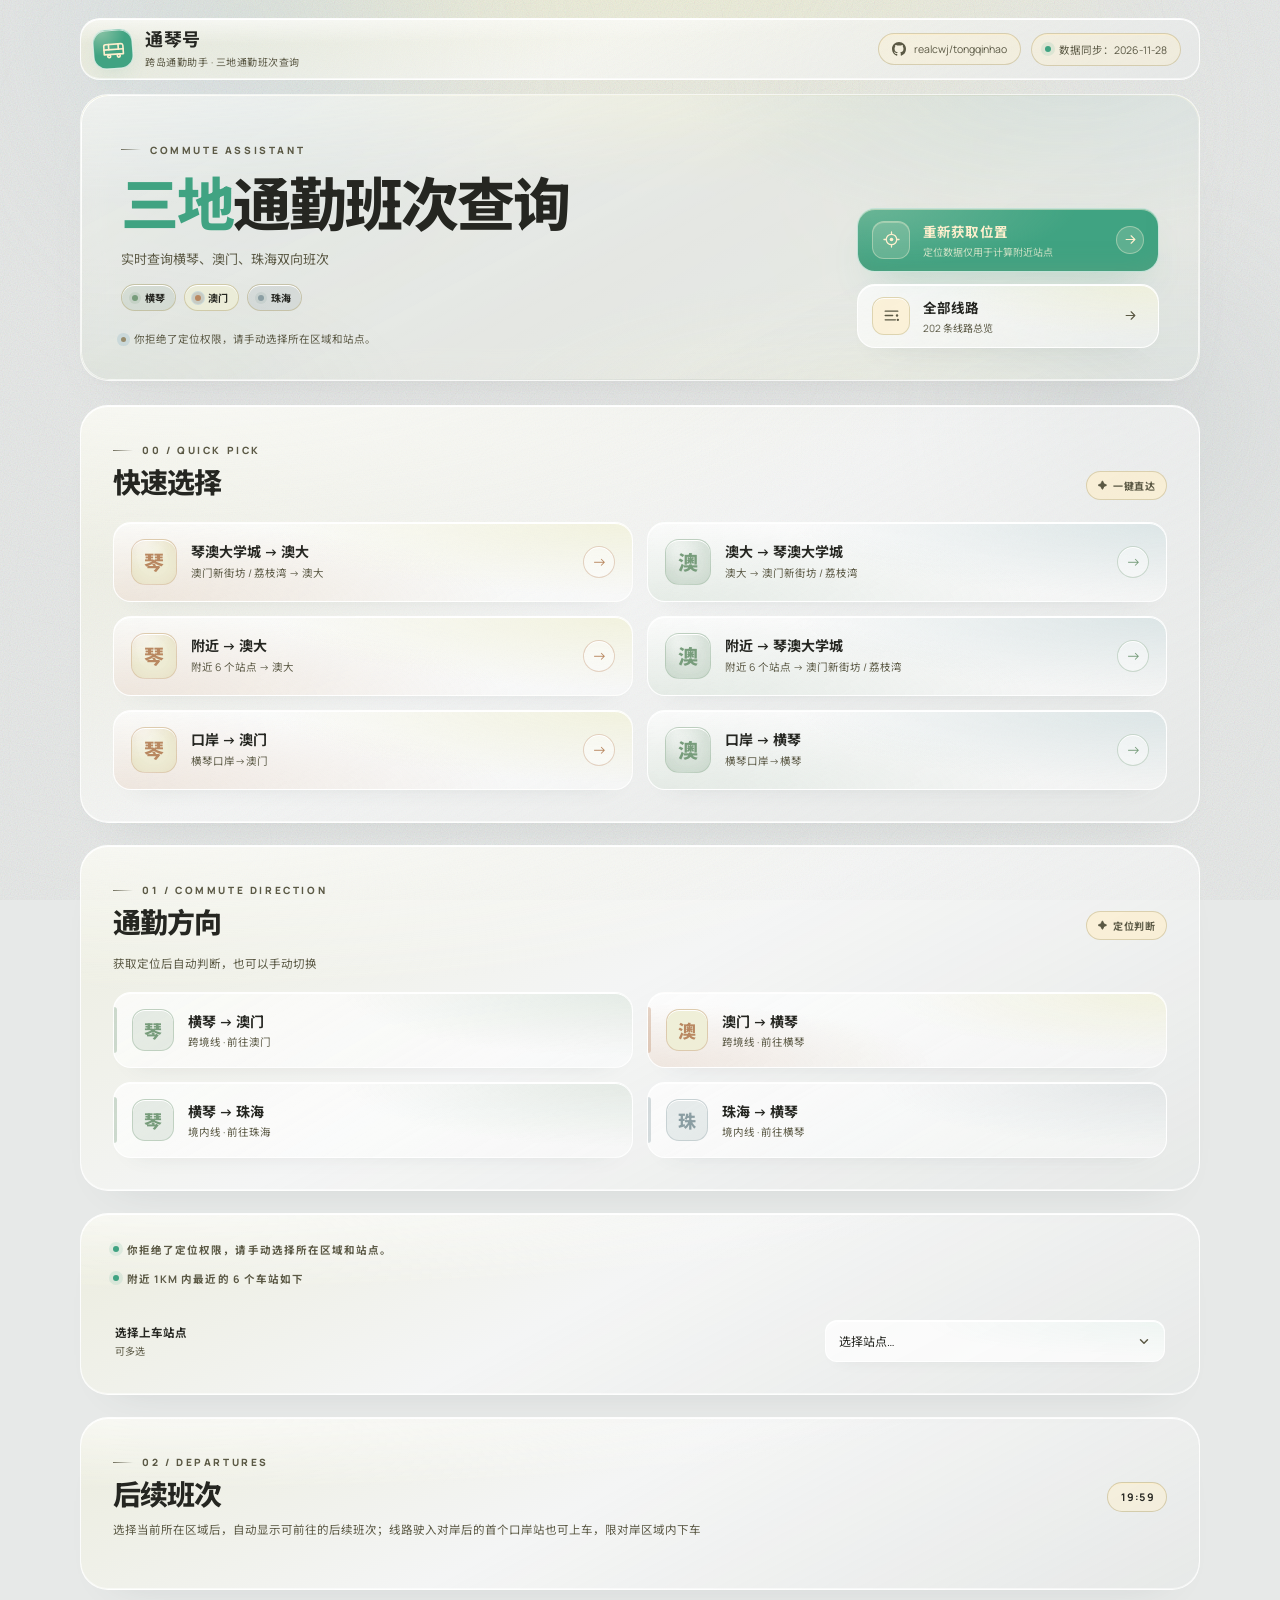
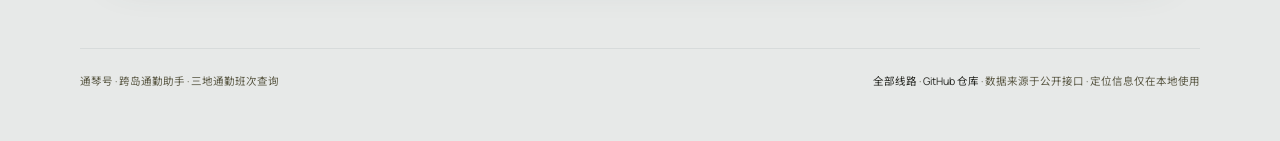
<file: index.html>
<!doctype html>
<html lang="zh-CN">
<head>
  <meta charset="UTF-8" />
  <meta name="viewport" content="width=device-width, initial-scale=1.0" />
  <meta name="theme-color" content="#e7e9e8" />
  <meta name="color-scheme" content="light" />
  <meta name="description" content="通琴号跨境通勤实时站点与班次查询" />
  <title>通琴号 · 跨岛通勤助手</title>
  <link rel="preconnect" href="https://fonts.googleapis.com" />
  <link rel="preconnect" href="https://fonts.gstatic.com" crossorigin />
  <link href="https://fonts.googleapis.com/css2?family=Manrope:wght@400;500;600;700;800&family=Noto+Sans+SC:wght@400;500;600;700;800&display=swap" rel="stylesheet" />
  <link rel="stylesheet" href="styles.css?v=20261026-card13" />
</head>
<body>
  <div class="ambient" aria-hidden="true">
    <span class="ambient__orb ambient__orb--mist"></span>
    <span class="ambient__orb ambient__orb--cream"></span>
    <span class="ambient__orb ambient__orb--bluegray"></span>
  </div>
  <svg class="glass-defs" aria-hidden="true" focusable="false">
    <filter id="glass-distort" x="-15%" y="-15%" width="130%" height="130%">
      <feTurbulence type="fractalNoise" baseFrequency="0.006 0.011" numOctaves="2" seed="7" result="noise" />
      <feGaussianBlur in="noise" stdDeviation="1.4" result="soft" />
      <feDisplacementMap in="SourceGraphic" in2="soft" scale="30" xChannelSelector="R" yChannelSelector="G" />
    </filter>
  </svg>
  <div class="page-shell">
    <header class="hero">
      <nav class="topbar" aria-label="主导航">
        <a class="brand" href="./index.html" aria-label="通琴号首页">
          <span class="brand__mark" aria-hidden="true">
            <svg viewBox="0 0 24 24" fill="none" stroke="currentColor" stroke-width="1.7" stroke-linecap="round" stroke-linejoin="round" focusable="false">
              <path d="M4 6.5h16a2 2 0 0 1 2 2V17H2V8.5a2 2 0 0 1 2-2Z"></path>
              <path d="M2 12h20"></path>
              <path d="M7 6.5v5.5M17 6.5v5.5"></path>
              <circle cx="7" cy="18.8" r="1.5"></circle>
              <circle cx="17" cy="18.8" r="1.5"></circle>
            </svg>
          </span>
          <span>
            <strong>通琴号</strong>
            <small>跨岛通勤助手 · 三地通勤班次查询</small>
          </span>
        </a>
        <div class="topbar__actions">
          <a class="status-pill status-pill--link" href="https://github.com/realcwj/tongqinhao" target="_blank" rel="noopener">
            <svg class="status-pill__icon" viewBox="0 0 16 16" aria-hidden="true" focusable="false"><path fill="currentColor" d="M8 0C3.58 0 0 3.58 0 8c0 3.54 2.29 6.53 5.47 7.59.4.07.55-.17.55-.38 0-.19-.01-.82-.01-1.49-2.01.37-2.53-.49-2.69-.94-.09-.23-.48-.94-.82-1.13-.28-.15-.68-.52-.01-.53.63-.01 1.08.58 1.23.82.72 1.21 1.87.87 2.33.66.07-.52.28-.87.51-1.07-1.78-.2-3.64-.89-3.64-3.95 0-.87.31-1.59.82-2.15-.08-.2-.36-1.02.08-2.12 0 0 .67-.21 2.2.82.64-.18 1.32-.27 2-.27.68 0 1.36.09 2 .27 1.53-1.04 2.2-.82 2.2-.82.44 1.1.16 1.92.08 2.12.51.56.82 1.27.82 2.15 0 3.07-1.87 3.75-3.65 3.95.29.25.54.73.54 1.48 0 1.07-.01 1.93-.01 2.2 0 .21.15.46.55.38A8.012 8.012 0 0 0 16 8c0-4.42-3.58-8-8-8z"></path></svg>
            <span>realcwj/tongqinhao</span>
          </a>
          <a class="status-pill status-pill--link" data-sync-pill href="https://github.com/realcwj/tongqinhao/blob/main/processed.json" target="_blank" rel="noopener"><i></i><span data-sync-label>数据同步</span></a>
        </div>
      </nav>

      <div class="hero__content">
        <div class="hero__intro">
          <span class="section-kicker">COMMUTE ASSISTANT</span>
          <h1><em>三地</em>通勤班次查询</h1>
          <p>实时查询横琴、澳门、珠海双向班次</p>
          <div class="region-legend" aria-label="三地配色">
            <span class="region-legend__item region-legend__item--hengqin"><i></i>横琴</span>
            <span class="region-legend__item region-legend__item--macau"><i></i>澳门</span>
            <span class="region-legend__item region-legend__item--zhuhai"><i></i>珠海</span>
          </div>
        </div>
        <div class="hero-actions">
          <button class="location-button" id="locateButton" type="button">
            <span class="location-button__icon">
              <svg viewBox="0 0 24 24" fill="none" stroke="currentColor" stroke-width="1.6" stroke-linecap="round" aria-hidden="true" focusable="false"><circle cx="12" cy="12" r="6.6"/><path d="M12 2.5v3M12 18.5v3M2.5 12h3M18.5 12h3"/><circle cx="12" cy="12" r="2.3" fill="currentColor" stroke="none"/></svg>
            </span>
            <span><strong>刷新当前位置</strong><small>定位数据仅用于计算附近站点</small></span>
            <span class="location-button__arrow">
              <svg viewBox="0 0 24 24" fill="none" stroke="currentColor" stroke-width="1.8" stroke-linecap="round" stroke-linejoin="round" aria-hidden="true" focusable="false"><path d="M5 12h13M13 6l6 6-6 6"/></svg>
            </span>
          </button>
          <a class="routes-button" href="routes.html">
            <span class="routes-button__icon">
              <svg viewBox="0 0 24 24" fill="none" stroke="currentColor" stroke-width="1.6" stroke-linecap="round" stroke-linejoin="round" aria-hidden="true" focusable="false"><path d="M4 6.5h16M4 12h9.5M4 17.5h13"/><circle cx="19" cy="12" r="1.5" fill="currentColor" stroke="none"/><circle cx="20" cy="17.5" r="1.5" fill="currentColor" stroke="none"/></svg>
            </span>
            <span><strong>全部线路</strong><small id="routesButtonHint">线路总览</small></span>
            <span class="routes-button__arrow">
              <svg viewBox="0 0 24 24" fill="none" stroke="currentColor" stroke-width="1.8" stroke-linecap="round" stroke-linejoin="round" aria-hidden="true" focusable="false"><path d="M5 12h13M13 6l6 6-6 6"/></svg>
            </span>
          </a>
        </div>
        <div class="hero__hint" id="locationHint" data-config-text>开启定位后，为你推荐 {KM} 公里内最近的 {MAX} 个站点</div>
      </div>
    </header>

    <main class="main-content">
      <section class="section-block" aria-labelledby="quickTitle">
        <div class="section-heading">
          <div>
            <span class="section-kicker">00 / QUICK PICK</span>
            <h2 id="quickTitle">快速选择</h2>
          </div>
          <span class="ai-badge"><span>✦</span> 一键直达</span>
        </div>
        <div class="quick-actions">
          <button type="button" class="quick-option quick-option--macau" data-quick="university-to-uma">
            <span class="quick-option__flag">琴</span>
            <span><strong>琴澳大学城 → 澳大</strong><small>澳门新街坊 / 荔枝湾 → 澳大</small></span>
            <span class="quick-option__arrow">→</span>
          </button>
          <button type="button" class="quick-option quick-option--hengqin" data-quick="uma-to-university">
            <span class="quick-option__flag">澳</span>
            <span><strong>澳大 → 琴澳大学城</strong><small>澳大 → 澳门新街坊 / 荔枝湾</small></span>
            <span class="quick-option__arrow">→</span>
          </button>
          <button type="button" class="quick-option quick-option--macau" data-quick="nearby-to-uma">
            <span class="quick-option__flag">琴</span>
            <span><strong>附近 → 澳大</strong><small data-config-text>附近 {MAX} 个站点 → 澳大</small></span>
            <span class="quick-option__arrow">→</span>
          </button>
          <button type="button" class="quick-option quick-option--hengqin" data-quick="nearby-to-university">
            <span class="quick-option__flag">澳</span>
            <span><strong>附近 → 琴澳大学城</strong><small data-config-text>附近 {MAX} 个站点 → 澳门新街坊 / 荔枝湾</small></span>
            <span class="quick-option__arrow">→</span>
          </button>
          <button type="button" class="quick-option quick-option--macau" data-quick="port-to-macau">
            <span class="quick-option__flag">琴</span>
            <span><strong>口岸 → 澳门</strong><small>横琴口岸→澳门</small></span>
            <span class="quick-option__arrow">→</span>
          </button>
          <button type="button" class="quick-option quick-option--hengqin" data-quick="port-to-hengqin">
            <span class="quick-option__flag">澳</span>
            <span><strong>口岸 → 横琴</strong><small>横琴口岸→横琴</small></span>
            <span class="quick-option__arrow">→</span>
          </button>
        </div>
      </section>

      <section class="section-block" aria-labelledby="regionTitle">
        <div class="section-heading">
          <div>
            <span class="section-kicker">01 / COMMUTE DIRECTION</span>
            <h2 id="regionTitle">通勤方向</h2>
          </div>
          <span class="ai-badge"><span>✦</span> 定位判断</span>
        </div>
        <p class="section-description" id="regionReason">获取定位后自动判断，也可以手动切换</p>
        <div class="direction-toggle" id="regionToggle" role="group" aria-label="出行方向">
          <button type="button" data-option="1-2" class="direction-option direction-option--hengqin" aria-pressed="false">
            <span class="direction-option__flag">琴</span>
            <span><strong>横琴 → 澳门</strong><small>跨境线 · 前往澳门</small></span>
            <span class="direction-option__check">✓</span>
          </button>
          <button type="button" data-option="2-1" class="direction-option direction-option--macau" aria-pressed="false">
            <span class="direction-option__flag">澳</span>
            <span><strong>澳门 → 横琴</strong><small>跨境线 · 前往横琴</small></span>
            <span class="direction-option__check">✓</span>
          </button>
          <button type="button" data-option="1-3" class="direction-option direction-option--hengqin" aria-pressed="false">
            <span class="direction-option__flag">琴</span>
            <span><strong>横琴 → 珠海</strong><small>境内线 · 前往珠海</small></span>
            <span class="direction-option__check">✓</span>
          </button>
          <button type="button" data-option="3-1" class="direction-option direction-option--zhuhai" aria-pressed="false">
            <span class="direction-option__flag">珠</span>
            <span><strong>珠海 → 横琴</strong><small>境内线 · 前往横琴</small></span>
            <span class="direction-option__check">✓</span>
          </button>
        </div>
      </section>

      <section class="section-block nearby-section" aria-labelledby="nearbyTitle">
        <div class="location-state" id="locationState" hidden>
          <span class="range-dot"></span>
          <span id="locationStateText">正在定位…</span>
        </div>

        <div class="section-heading section-heading--compact">
          <span class="range-label" data-config-text><span class="range-dot"></span> 附近 {KM}KM 内最近的 {MAX} 个车站如下</span>
        </div>

        <div class="empty-state" id="nearbyEmpty" hidden>
          <div class="empty-state__icon">⌁</div>
          <h3>附近暂无站点</h3>
          <p>请确认已允许浏览器访问定位，或尝试移动到通琴号站点附近。</p>
          <button class="text-button" id="retryLocationButton" type="button">重新获取位置 →</button>
        </div>

        <div class="station-grid" id="stationGrid"></div>

        <div class="manual-station" id="manualStationWrap">
          <div class="manual-station__label">
            <label for="stationPickerButton">选择上车站点</label>
            <small>可多选</small>
          </div>
          <div class="station-picker" id="stationPicker">
            <button class="station-picker__button" id="stationPickerButton" type="button" aria-expanded="false" aria-controls="stationPickerMenu">
              <span id="stationPickerValue">选择站点…</span>
              <span class="station-picker__chevron"><svg viewBox="0 0 16 16" fill="none" stroke="currentColor" stroke-width="1.7" stroke-linecap="round" stroke-linejoin="round" aria-hidden="true" focusable="false"><path d="m4 6.5 4 4 4-4"/></svg></span>
            </button>
            <div class="station-picker__menu" id="stationPickerMenu" hidden>
              <div class="station-picker__search">
                <span class="picker-search__icon"><svg viewBox="0 0 20 20" fill="none" stroke="currentColor" stroke-width="1.6" stroke-linecap="round" aria-hidden="true" focusable="false"><circle cx="9" cy="9" r="5.2"/><path d="m13 13 3.4 3.4"/></svg></span>
                <input id="stationPickerSearch" type="search" placeholder="搜索站点" autocomplete="off" />
              </div>
              <div class="station-picker__options" id="stationPickerOptions"></div>
            </div>
          </div>
        </div>

        <div class="manual-station manual-station--dropoff" id="manualDropOffWrap" hidden>
          <div class="manual-station__label">
            <label for="dropOffPickerButton">选择下车站点</label>
            <small>默认全部 · 可多选</small>
          </div>
          <div class="station-picker" id="dropOffPicker">
            <button class="station-picker__button" id="dropOffPickerButton" type="button" aria-expanded="false" aria-controls="dropOffPickerMenu">
              <span id="dropOffPickerValue">全部站点…</span>
              <span class="station-picker__chevron"><svg viewBox="0 0 16 16" fill="none" stroke="currentColor" stroke-width="1.7" stroke-linecap="round" stroke-linejoin="round" aria-hidden="true" focusable="false"><path d="m4 6.5 4 4 4-4"/></svg></span>
            </button>
            <div class="station-picker__menu" id="dropOffPickerMenu" hidden>
              <div class="station-picker__search">
                <span class="picker-search__icon"><svg viewBox="0 0 20 20" fill="none" stroke="currentColor" stroke-width="1.6" stroke-linecap="round" aria-hidden="true" focusable="false"><circle cx="9" cy="9" r="5.2"/><path d="m13 13 3.4 3.4"/></svg></span>
                <input id="dropOffPickerSearch" type="search" placeholder="搜索站点" autocomplete="off" />
              </div>
              <div class="station-picker__options" id="dropOffPickerOptions"></div>
            </div>
          </div>
        </div>
      </section>

      <section class="section-block departures-section" aria-labelledby="departuresTitle">
        <div class="section-heading section-heading--departures">
          <div>
            <span class="section-kicker">02 / DEPARTURES</span>
            <h2 id="departuresTitle">后续班次</h2>
          </div>
          <span class="clock-label" id="currentTime">--:--</span>
        </div>

        <p class="section-description" id="departureDirectionNote">选择当前所在区域后，自动显示可前往的后续班次；线路驶入对岸后的首个口岸站也可上车，限对岸区域内下车</p>
        <div class="selected-context" id="selectedContext"></div>
        <div class="departure-list" id="departureList"></div>
        <div class="empty-state empty-state--compact" id="departureEmpty" hidden>
          <div class="empty-state__icon">☼</div>
          <h3>今天暂无后续班次</h3>
          <p>可以切换方向或选择其他站点试试。</p>
        </div>
      </section>
    </main>

    <footer class="footer">
      <span>通琴号 · 跨岛通勤助手 · 三地通勤班次查询</span>
      <span><a href="routes.html">全部线路</a> · <a href="https://github.com/realcwj/tongqinhao" target="_blank" rel="noopener">GitHub 仓库</a> · 数据来源于公开接口 · 定位信息仅在本地使用</span>
    </footer>
  </div>

<script src="config.js?v=20261026-card13" defer></script>
<script src="app-v2.js?v=20261029-port-quick" defer></script>
</body>
</html>
</file>
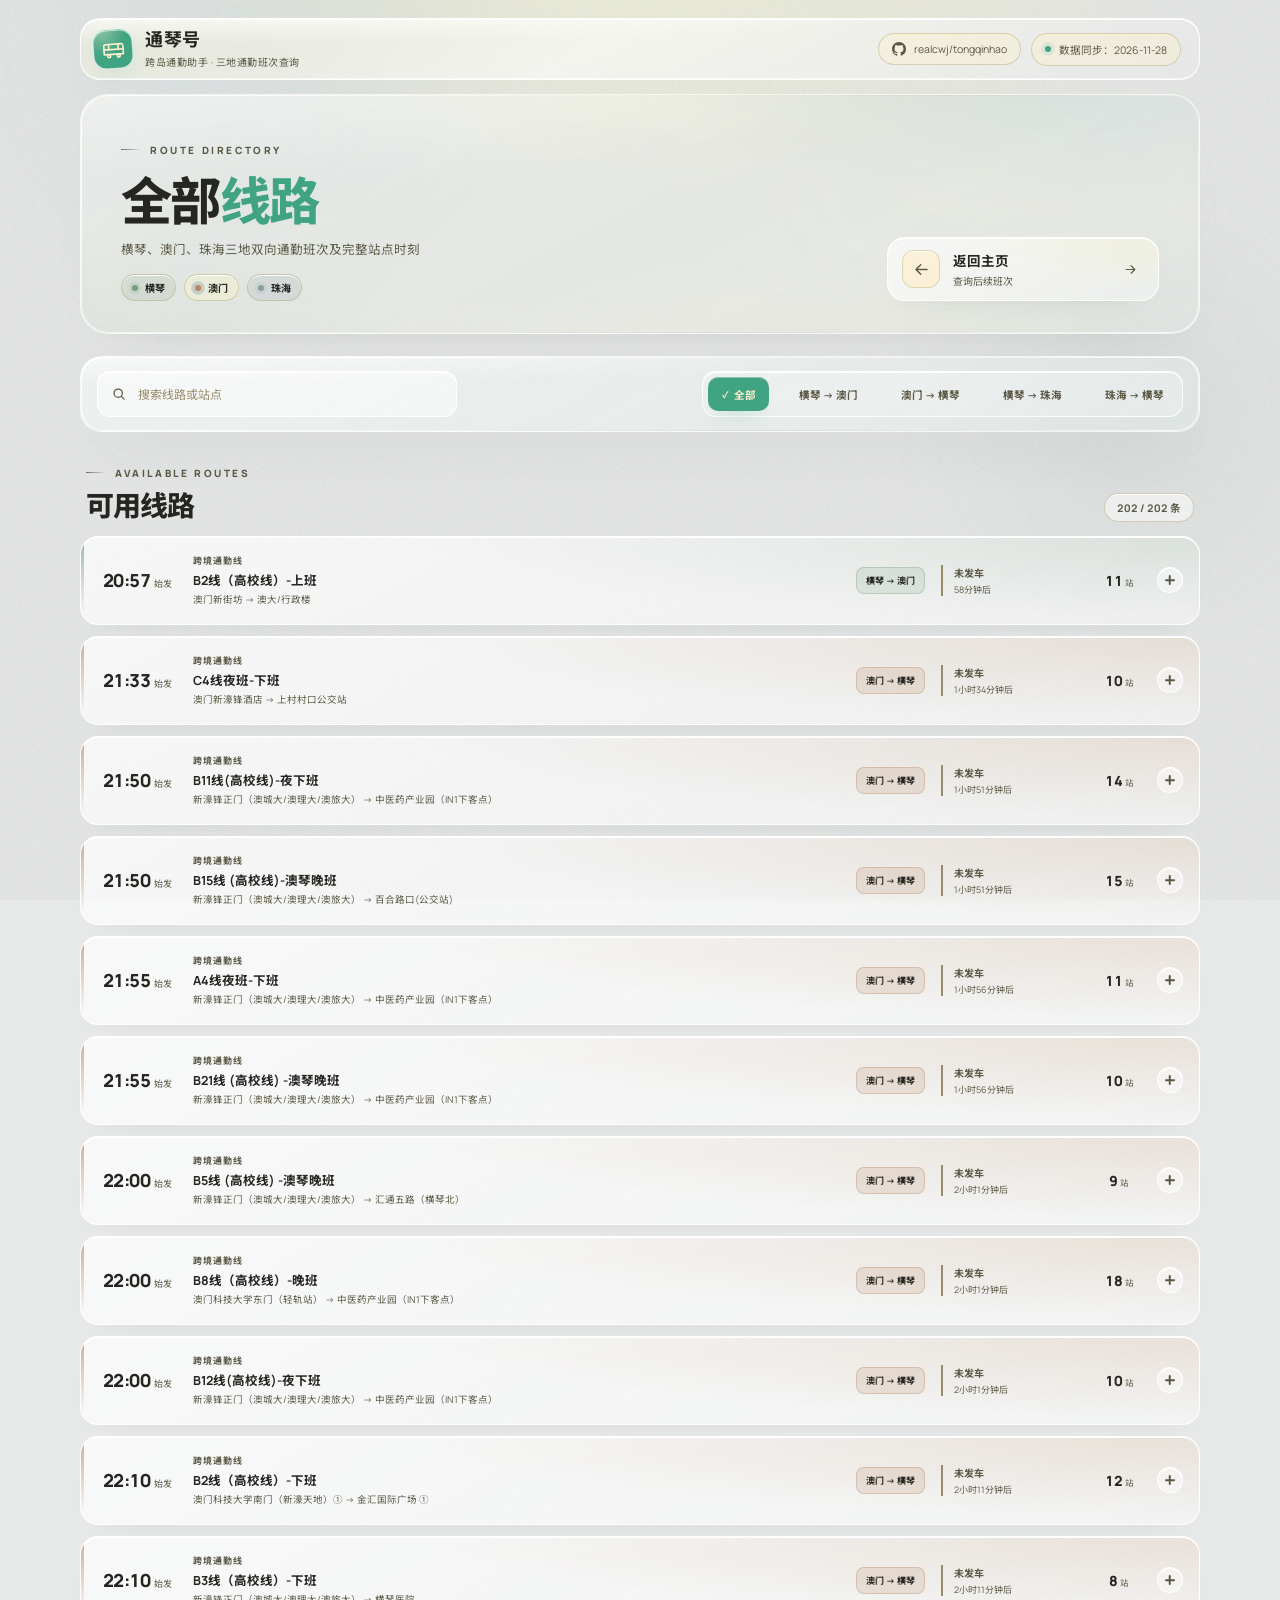
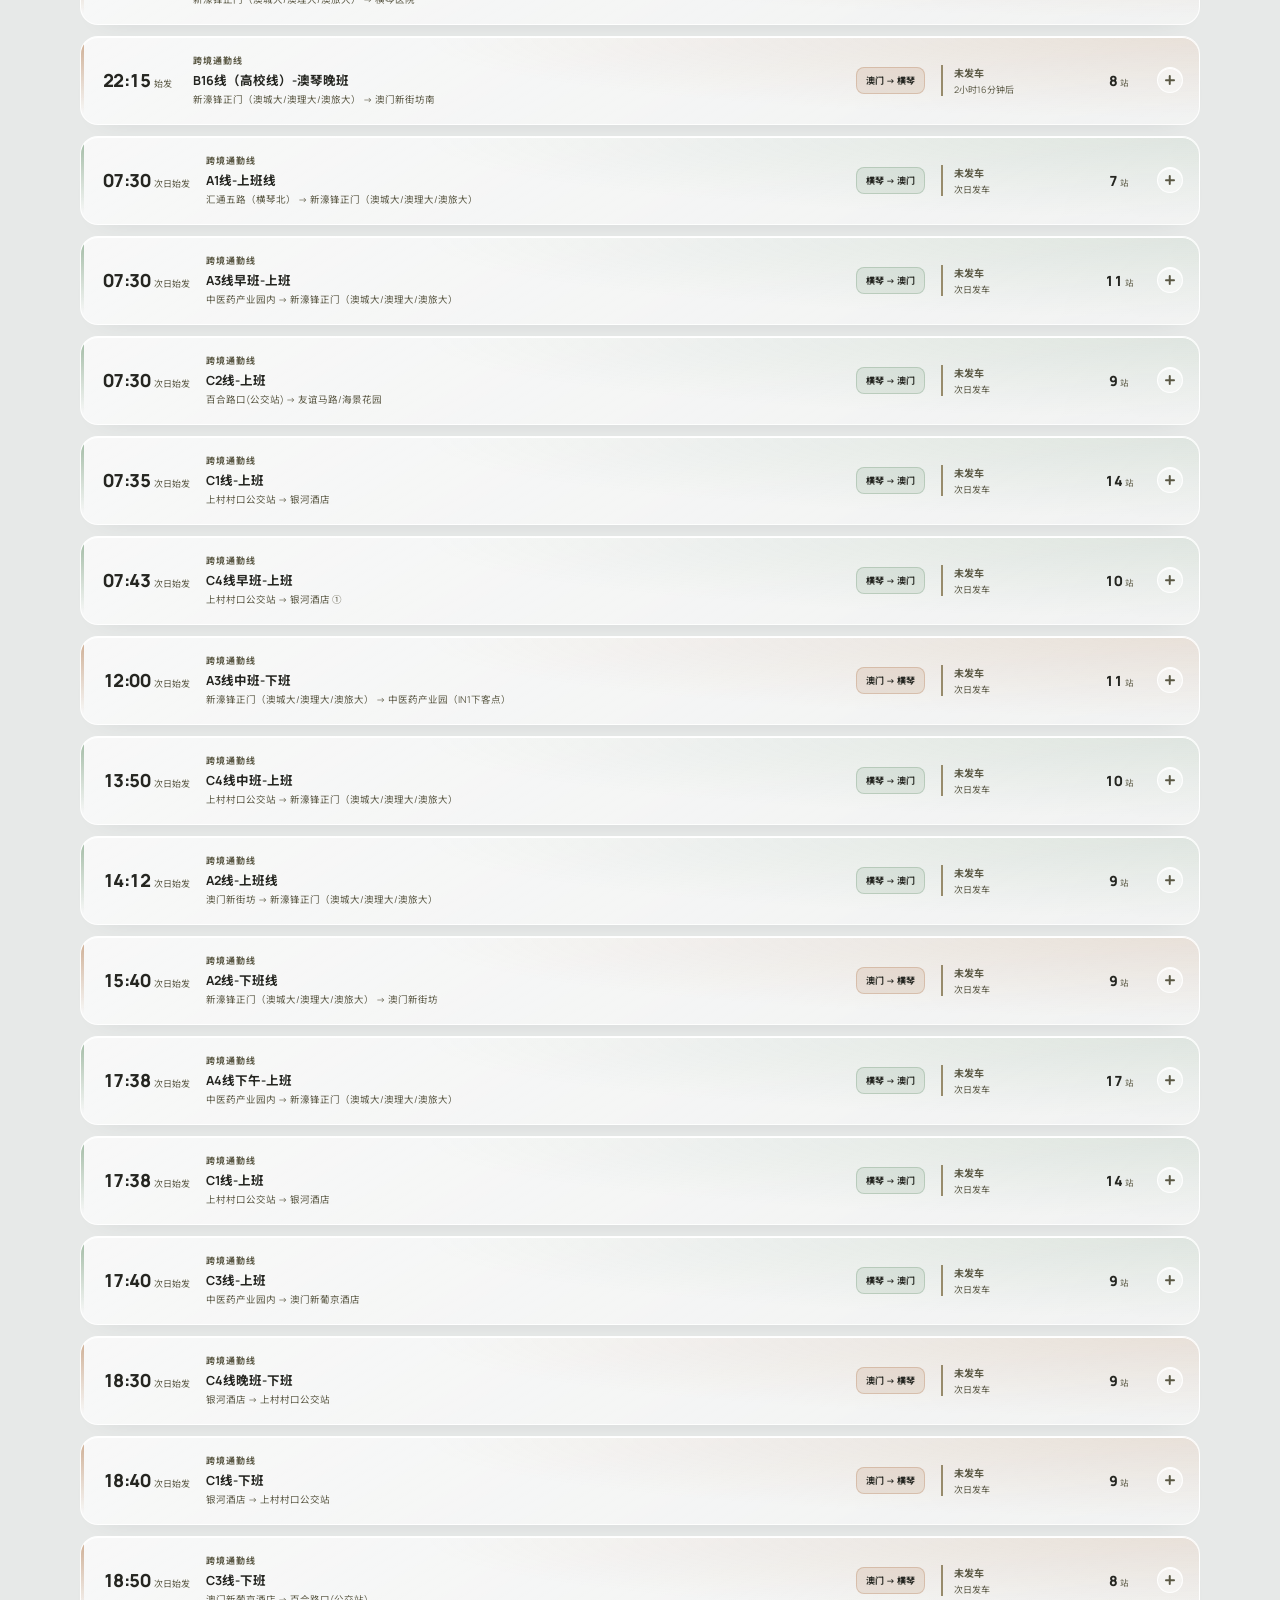
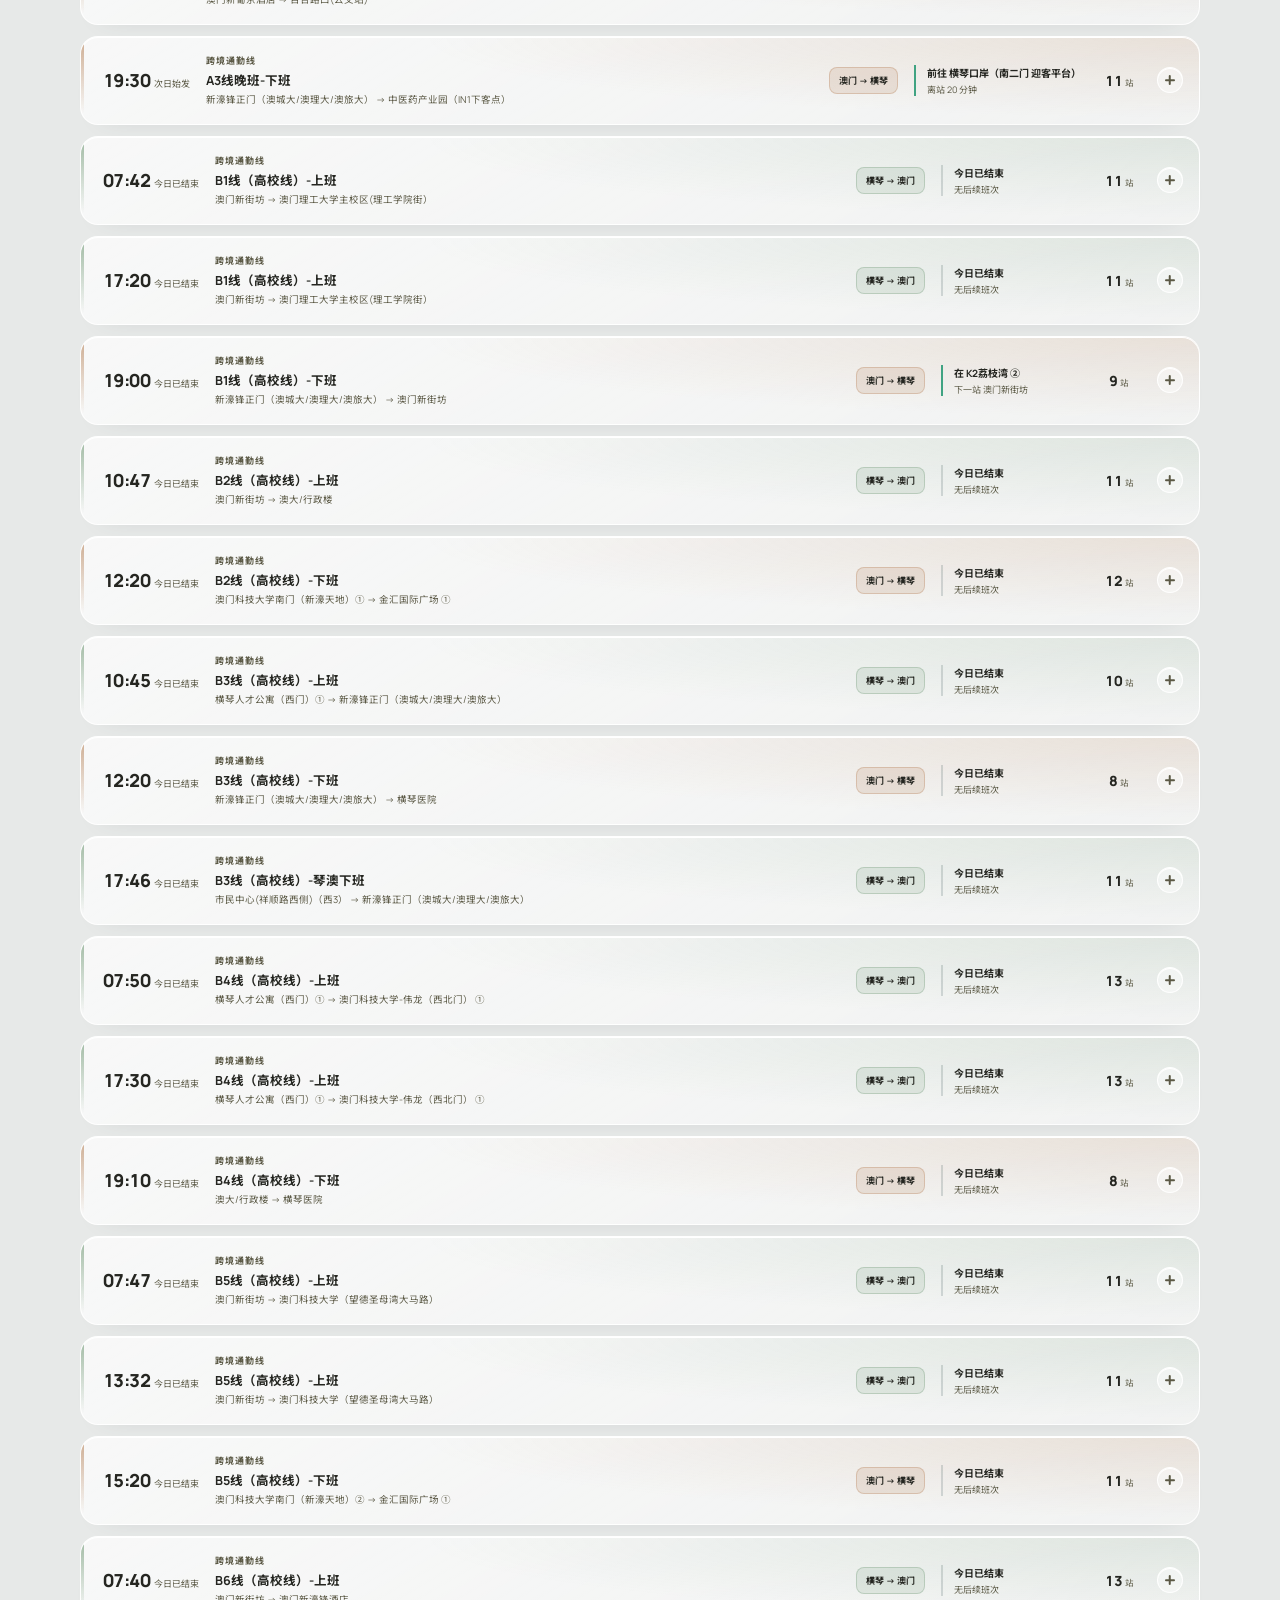
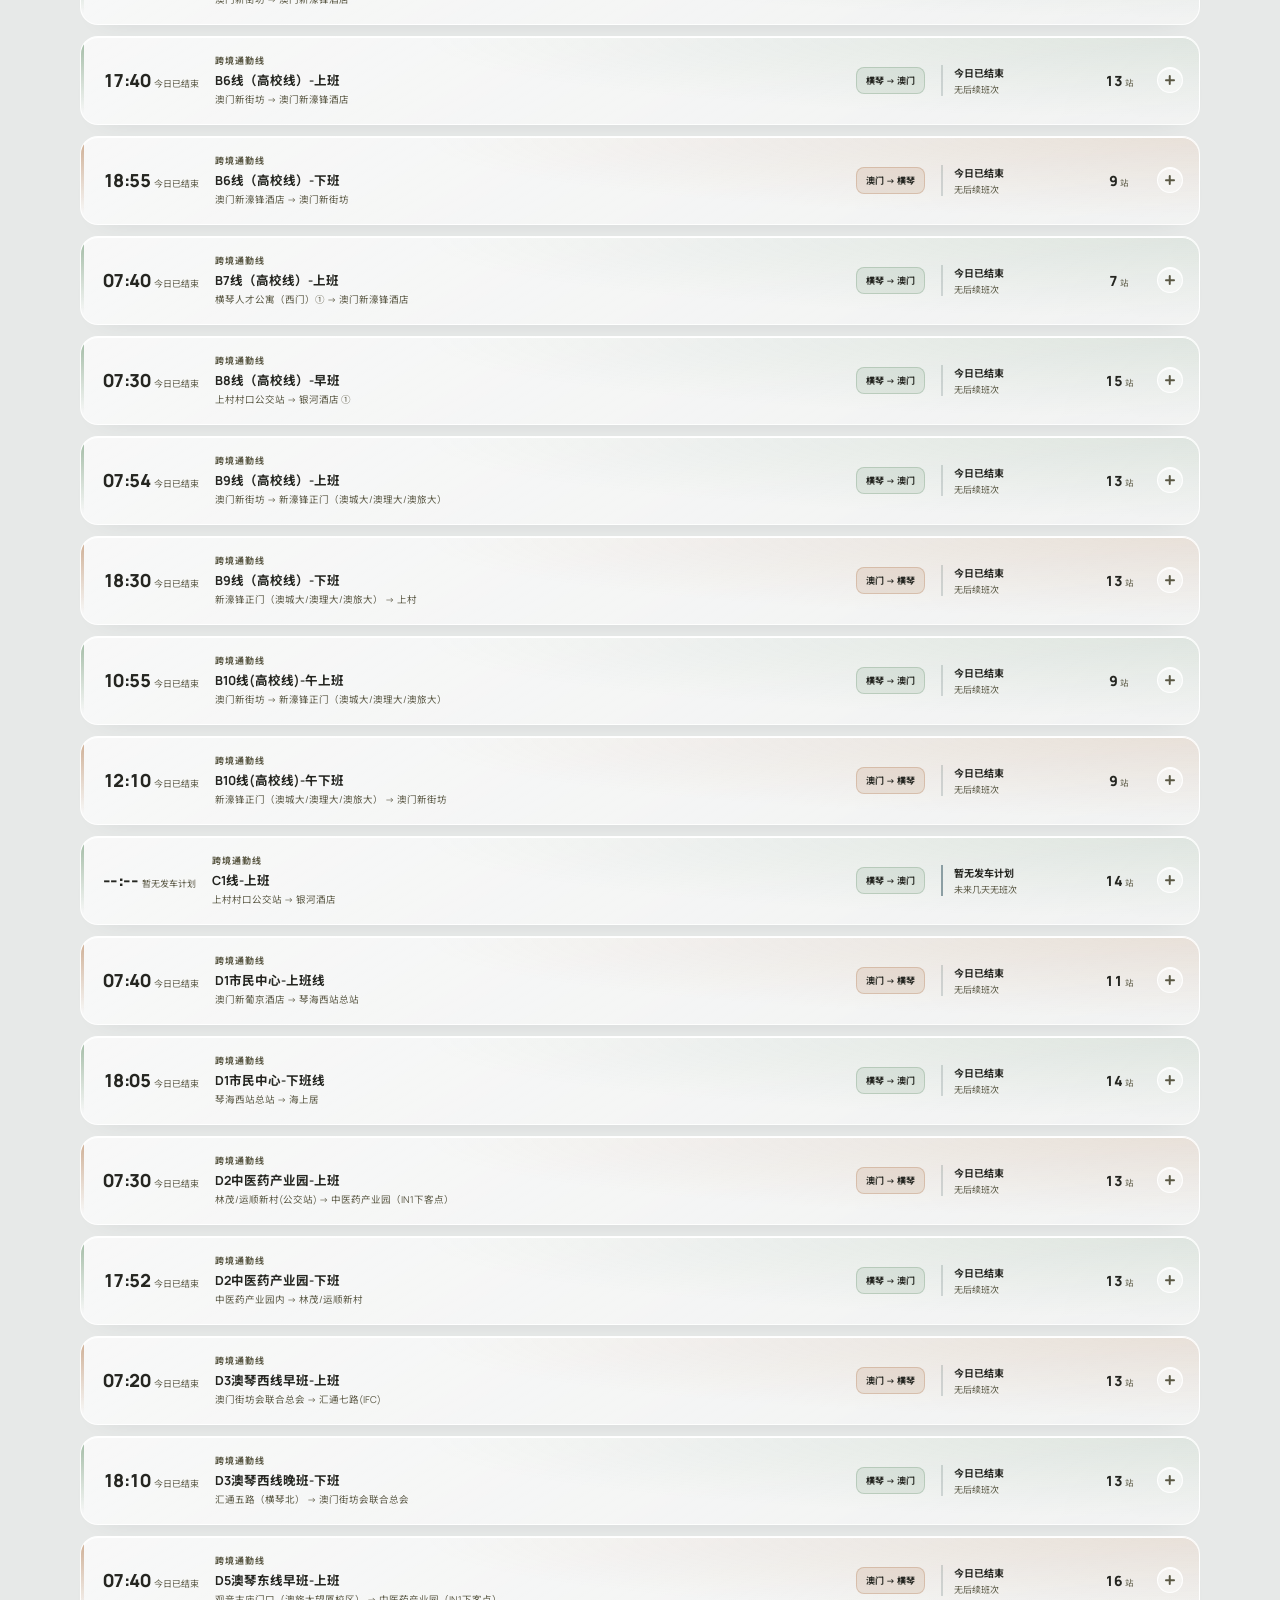
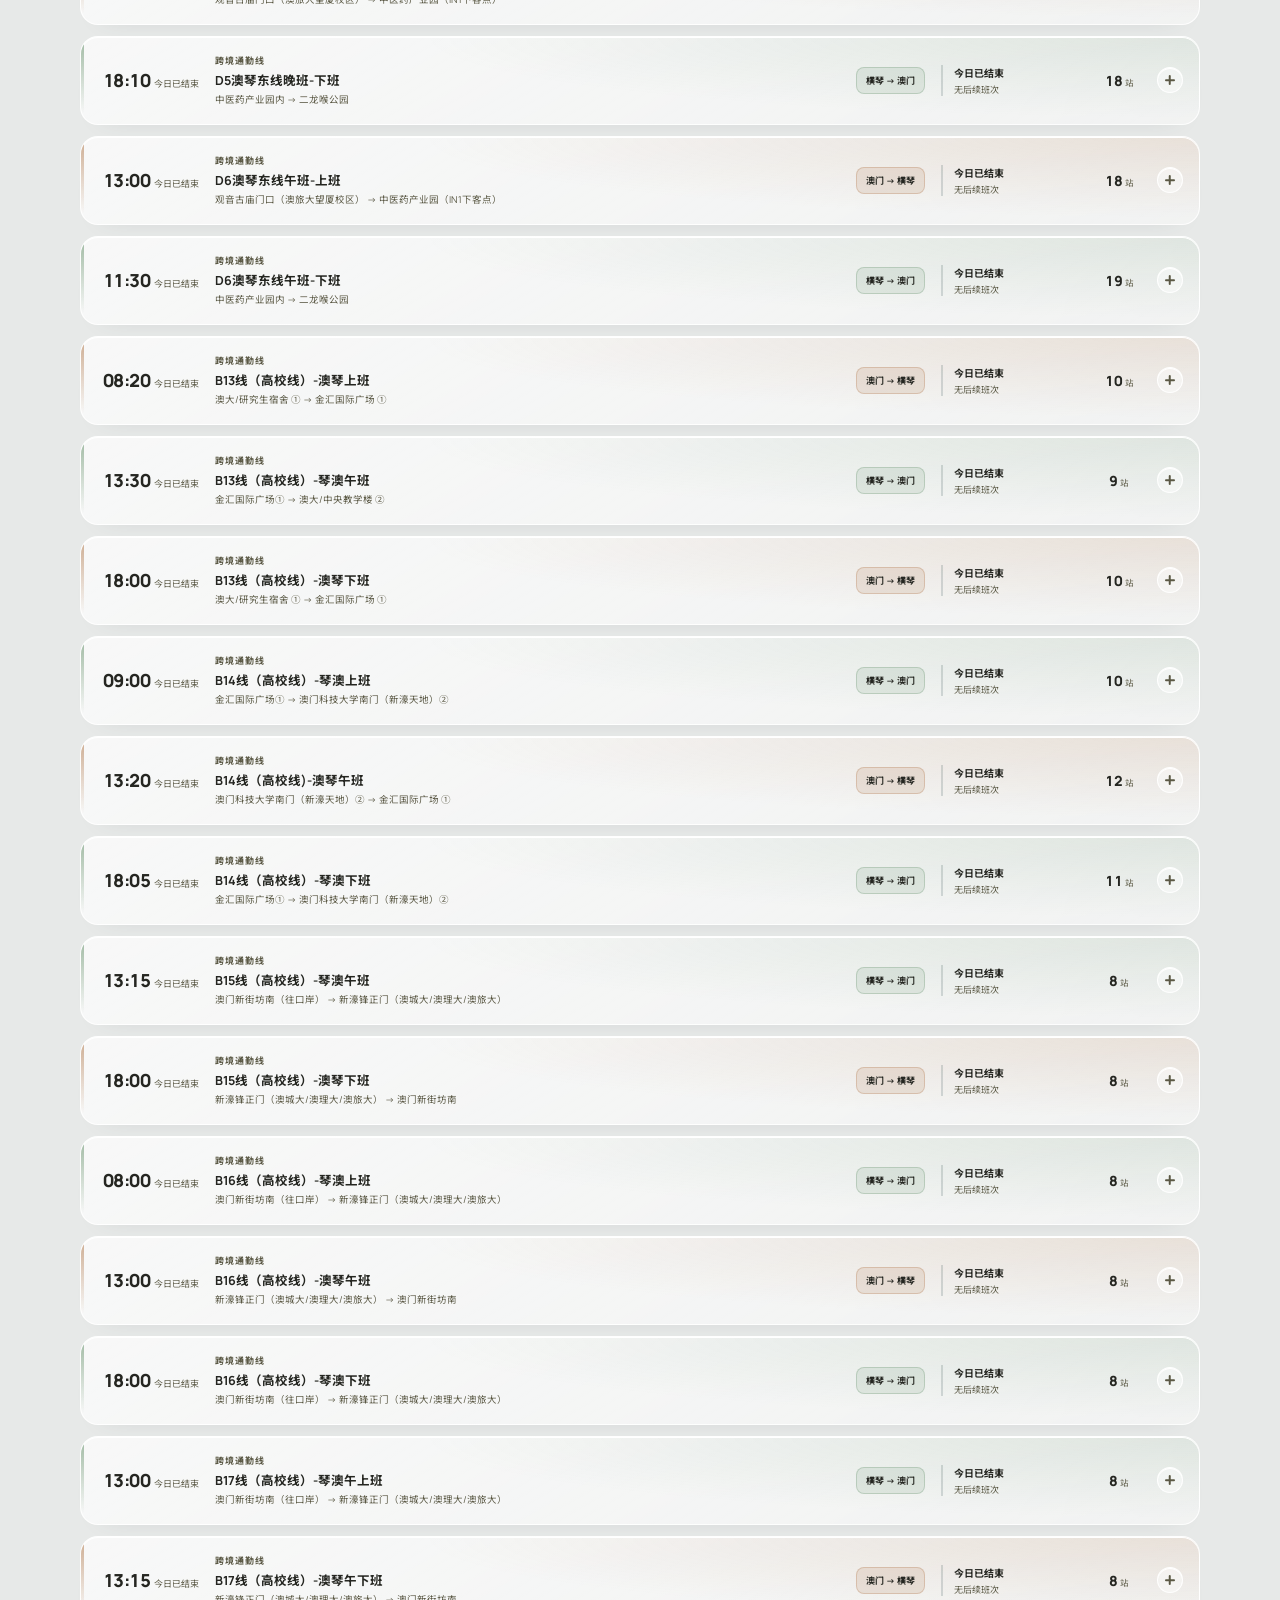
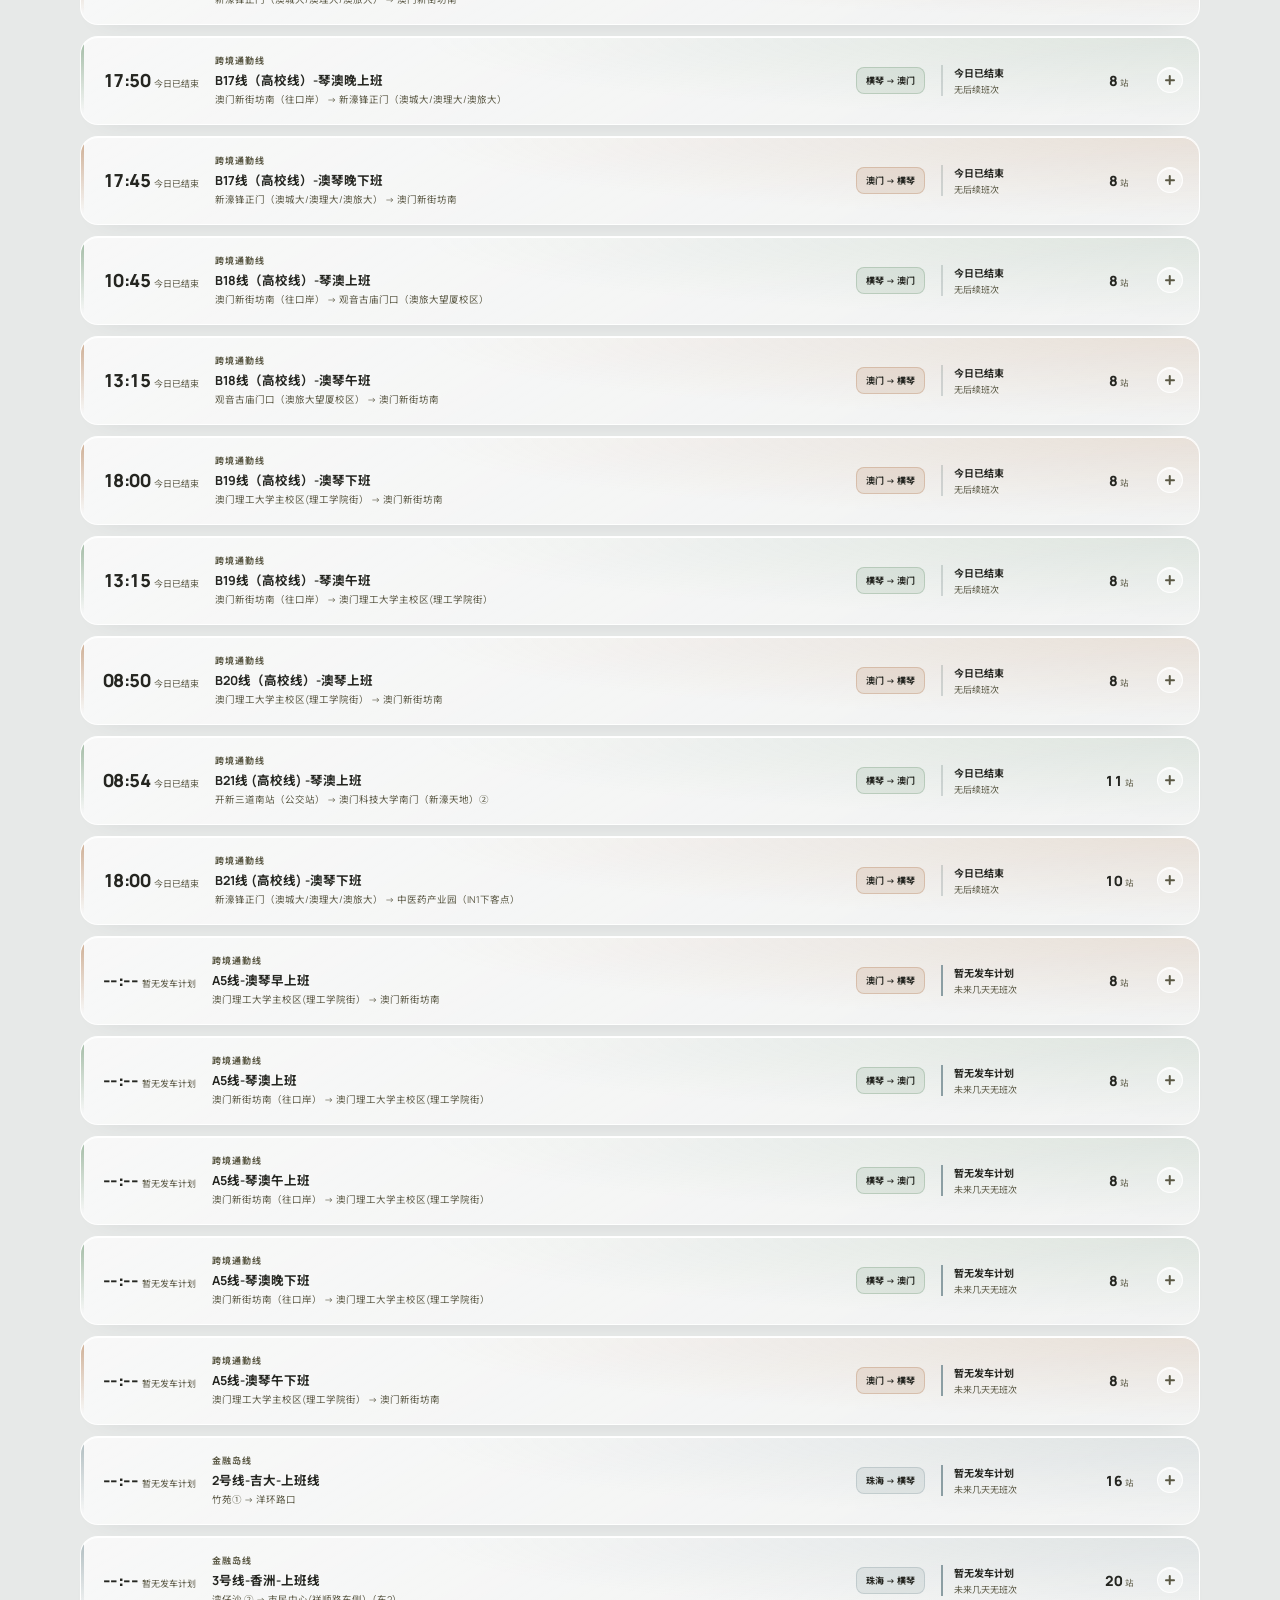
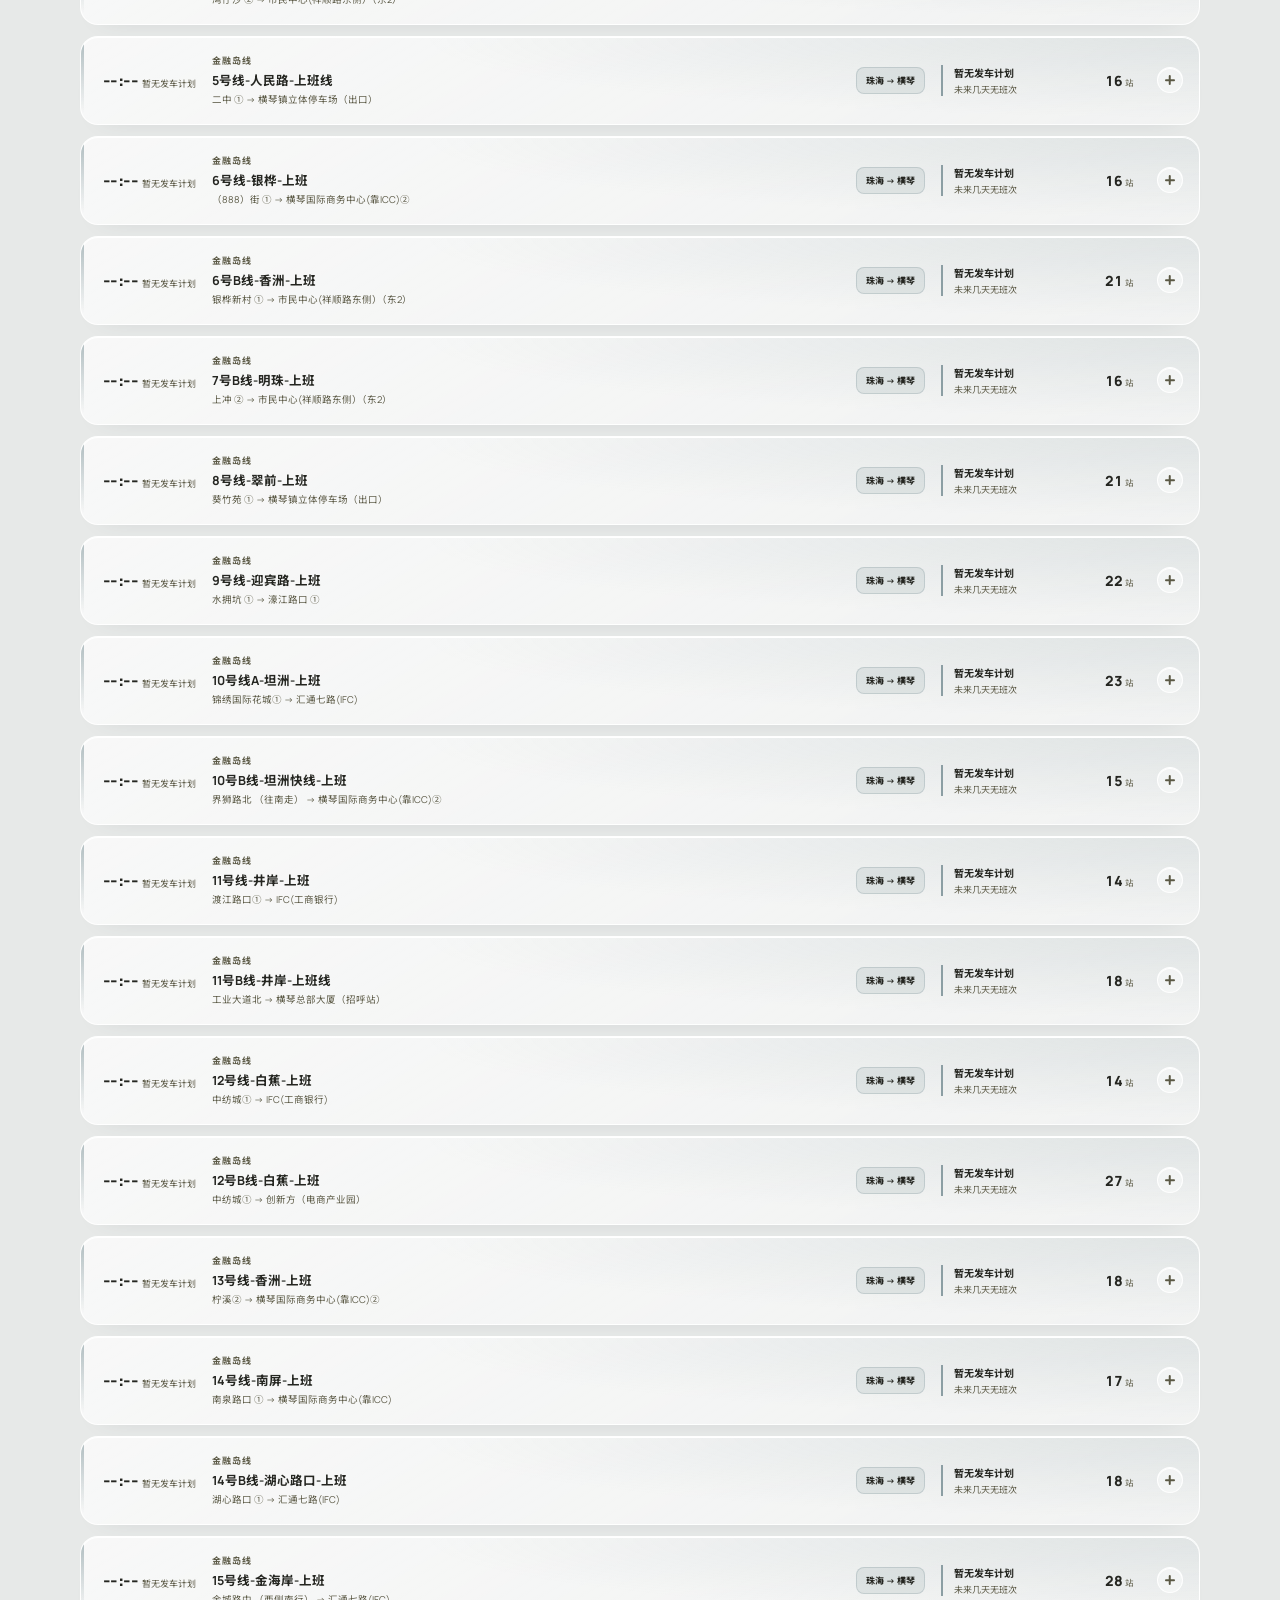
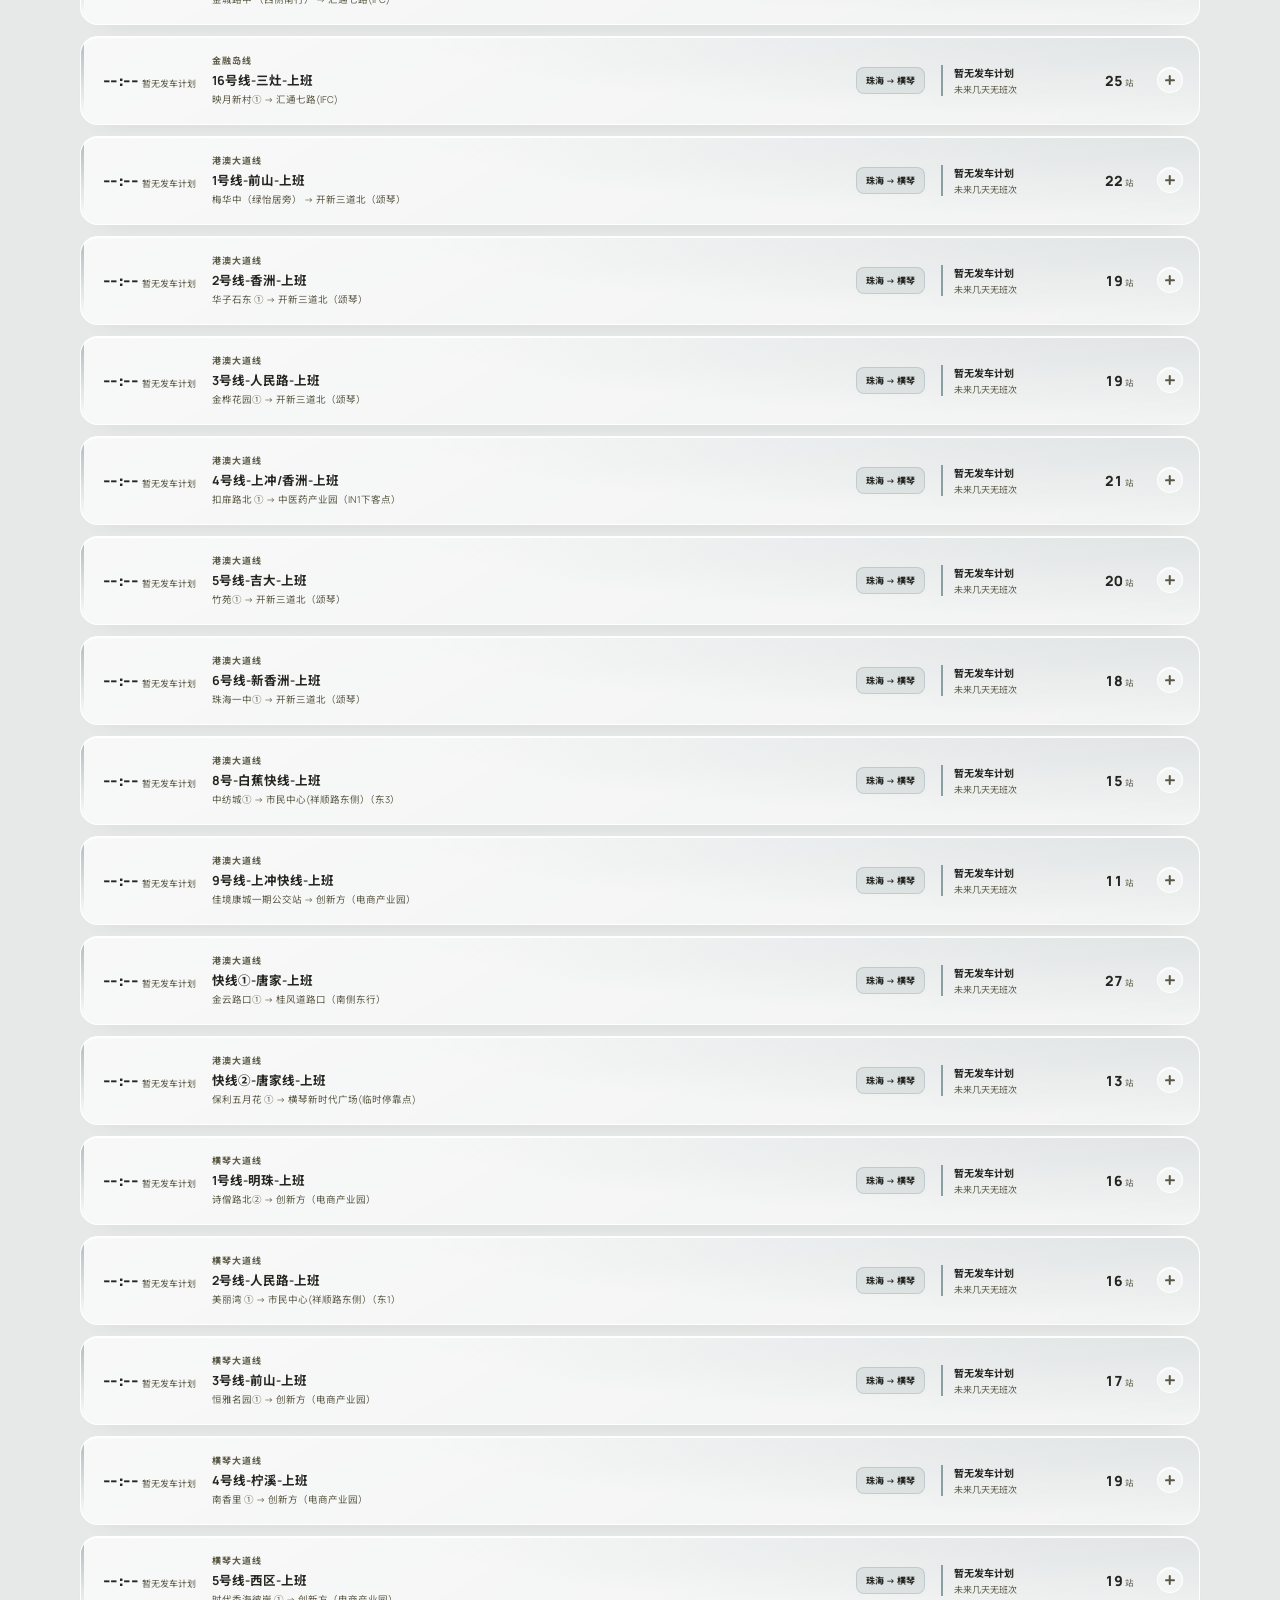
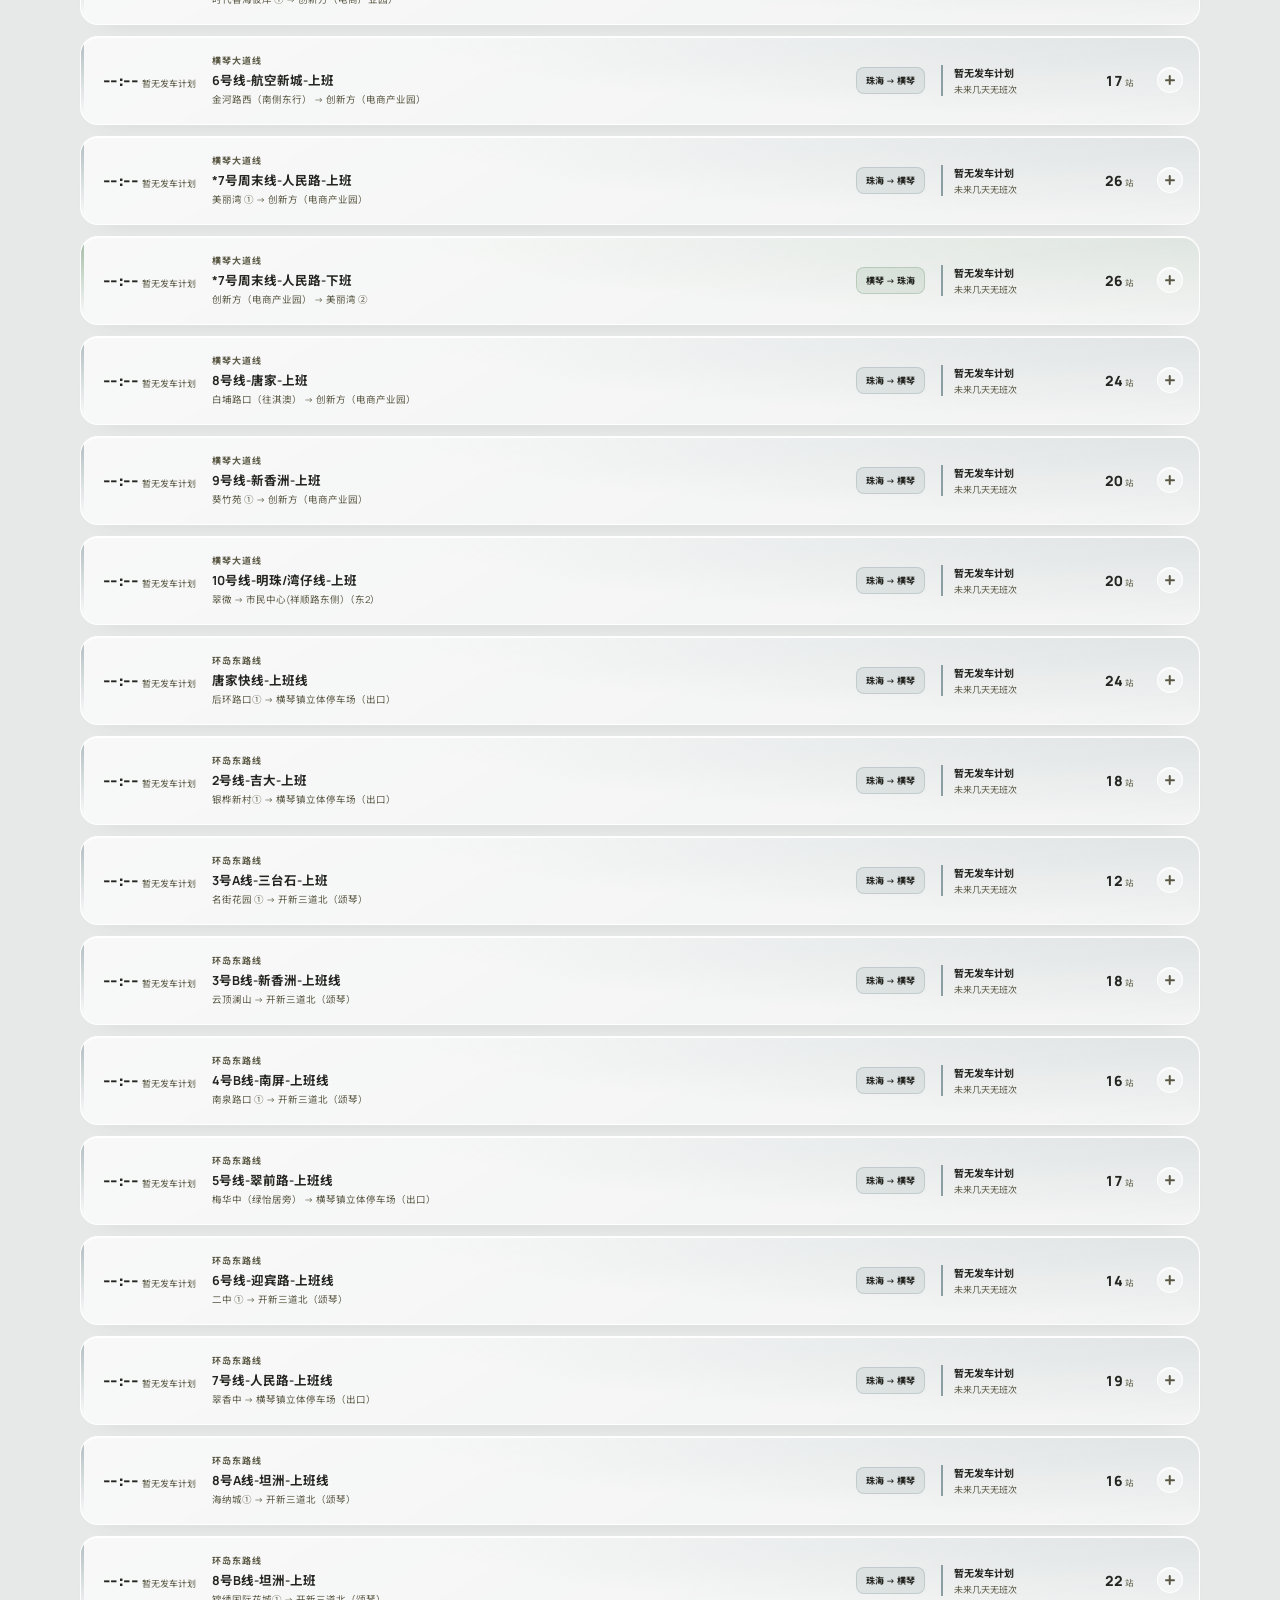
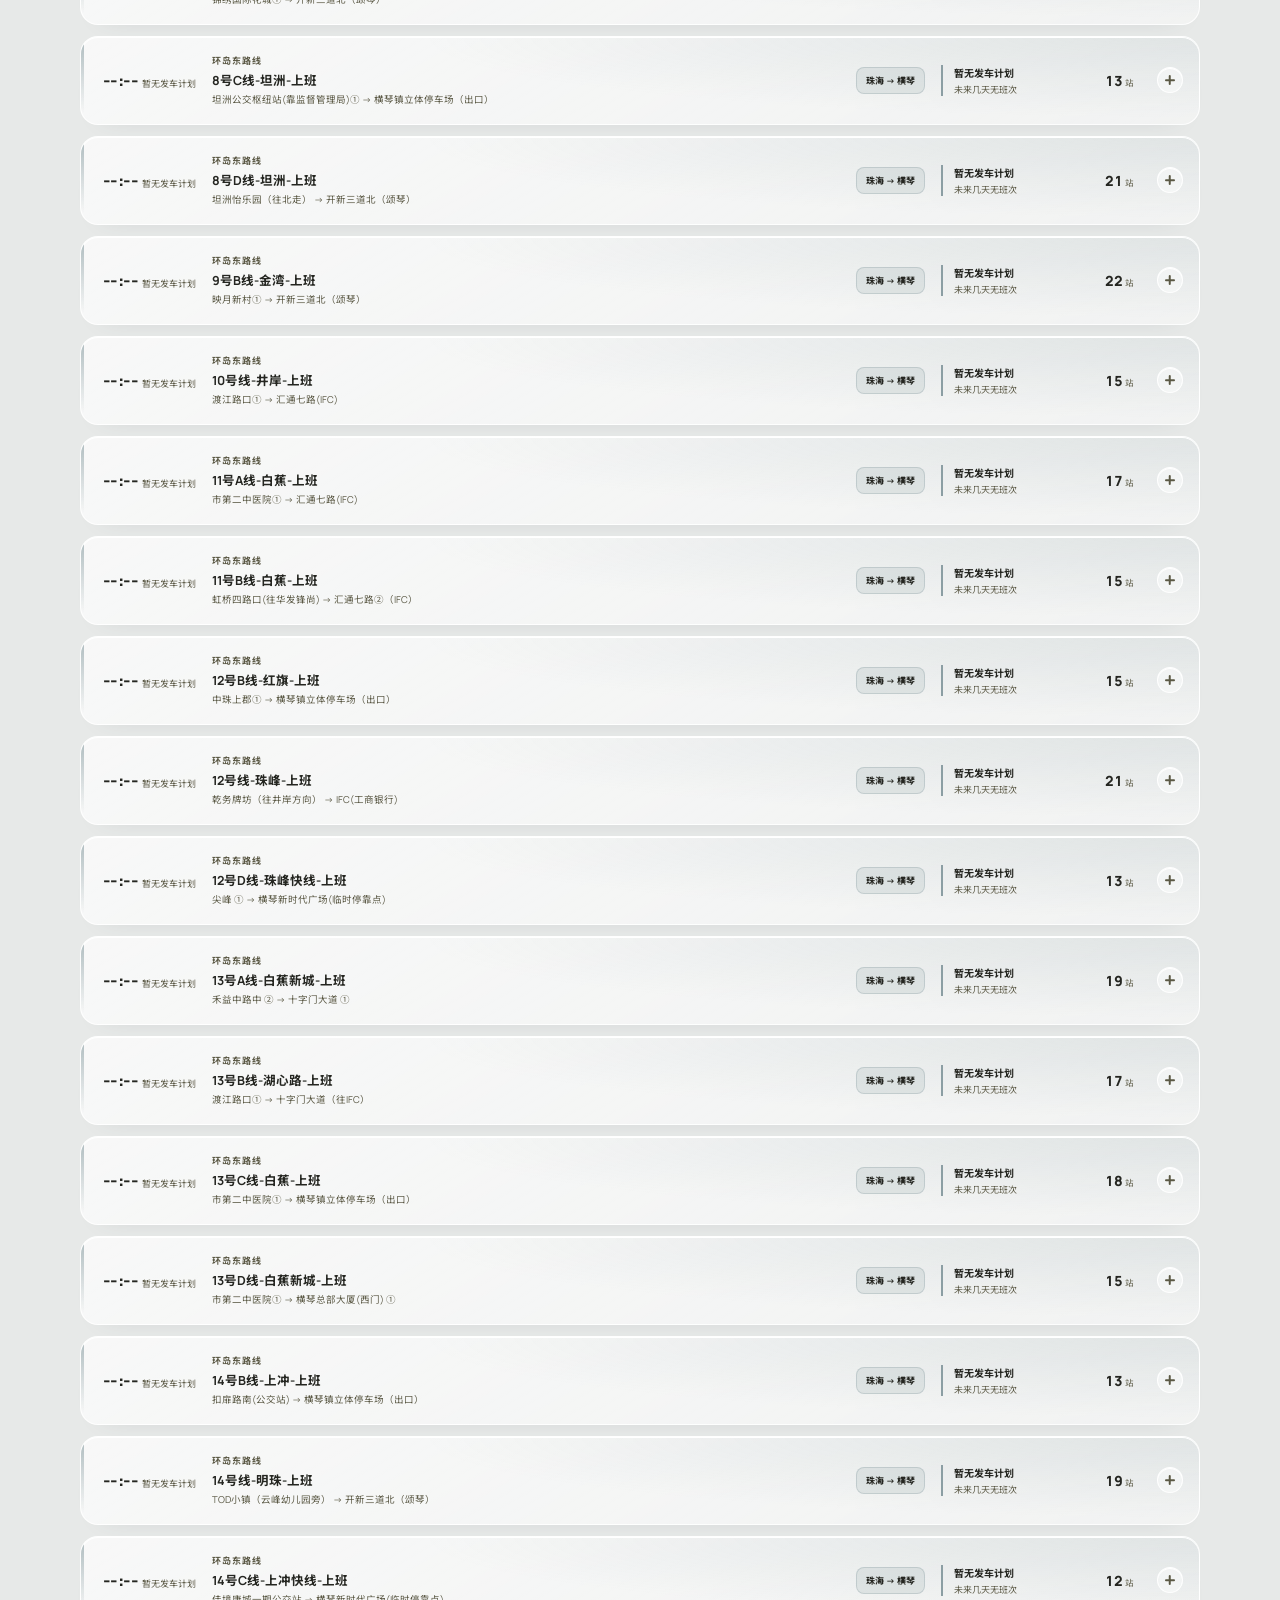
<file: routes.html>
<!doctype html>
<html lang="zh-CN">
<head>
  <meta charset="UTF-8" />
  <meta name="viewport" content="width=device-width, initial-scale=1.0" />
  <meta name="theme-color" content="#e7e9e8" />
  <meta name="color-scheme" content="light" />
  <meta name="description" content="通琴号全部横琴、澳门、珠海通勤线路" />
  <title>全部线路 · 通琴号</title>
  <link rel="preconnect" href="https://fonts.googleapis.com" />
  <link rel="preconnect" href="https://fonts.gstatic.com" crossorigin />
  <link href="https://fonts.googleapis.com/css2?family=Manrope:wght@400;500;600;700;800&family=Noto+Sans+SC:wght@400;500;600;700;800&display=swap" rel="stylesheet" />
  <link rel="stylesheet" href="styles.css?v=20261026-card13" />
</head>
<body>
  <div class="ambient" aria-hidden="true">
    <span class="ambient__orb ambient__orb--mist"></span>
    <span class="ambient__orb ambient__orb--cream"></span>
    <span class="ambient__orb ambient__orb--bluegray"></span>
  </div>
  <svg class="glass-defs" aria-hidden="true" focusable="false">
    <filter id="glass-distort" x="-15%" y="-15%" width="130%" height="130%">
      <feTurbulence type="fractalNoise" baseFrequency="0.006 0.011" numOctaves="2" seed="7" result="noise" />
      <feGaussianBlur in="noise" stdDeviation="1.4" result="soft" />
      <feDisplacementMap in="SourceGraphic" in2="soft" scale="30" xChannelSelector="R" yChannelSelector="G" />
    </filter>
  </svg>
  <div class="page-shell">
    <header class="routes-hero">
      <nav class="topbar" aria-label="主导航">
        <a class="brand" href="./index.html" aria-label="通琴号首页">
          <span class="brand__mark" aria-hidden="true">
            <svg viewBox="0 0 24 24" fill="none" stroke="currentColor" stroke-width="1.7" stroke-linecap="round" stroke-linejoin="round" focusable="false">
              <path d="M4 6.5h16a2 2 0 0 1 2 2V17H2V8.5a2 2 0 0 1 2-2Z"></path>
              <path d="M2 12h20"></path>
              <path d="M7 6.5v5.5M17 6.5v5.5"></path>
              <circle cx="7" cy="18.8" r="1.5"></circle>
              <circle cx="17" cy="18.8" r="1.5"></circle>
            </svg>
          </span>
          <span>
            <strong>通琴号</strong>
            <small>跨岛通勤助手 · 三地通勤班次查询</small>
          </span>
        </a>
        <div class="topbar__actions">
          <a class="status-pill status-pill--link" href="https://github.com/realcwj/tongqinhao" target="_blank" rel="noopener">
            <svg class="status-pill__icon" viewBox="0 0 16 16" aria-hidden="true" focusable="false"><path fill="currentColor" d="M8 0C3.58 0 0 3.58 0 8c0 3.54 2.29 6.53 5.47 7.59.4.07.55-.17.55-.38 0-.19-.01-.82-.01-1.49-2.01.37-2.53-.49-2.69-.94-.09-.23-.48-.94-.82-1.13-.28-.15-.68-.52-.01-.53.63-.01 1.08.58 1.23.82.72 1.21 1.87.87 2.33.66.07-.52.28-.87.51-1.07-1.78-.2-3.64-.89-3.64-3.95 0-.87.31-1.59.82-2.15-.08-.2-.36-1.02.08-2.12 0 0 .67-.21 2.2.82.64-.18 1.32-.27 2-.27.68 0 1.36.09 2 .27 1.53-1.04 2.2-.82 2.2-.82.44 1.1.16 1.92.08 2.12.51.56.82 1.27.82 2.15 0 3.07-1.87 3.75-3.65 3.95.29.25.54.73.54 1.48 0 1.07-.01 1.93-.01 2.2 0 .21.15.46.55.38A8.012 8.012 0 0 0 16 8c0-4.42-3.58-8-8-8z"></path></svg>
            <span>realcwj/tongqinhao</span>
          </a>
          <a class="status-pill status-pill--link" data-sync-pill href="https://github.com/realcwj/tongqinhao/blob/main/processed.json" target="_blank" rel="noopener"><i></i><span data-sync-label>数据同步</span></a>
        </div>
      </nav>
      <div class="routes-hero__content">
        <div class="routes-hero__intro">
          <span class="section-kicker">ROUTE DIRECTORY</span>
          <h1>全部<em>线路</em></h1>
          <p>横琴、澳门、珠海三地双向通勤班次及完整站点时刻</p>
          <div class="region-legend" aria-label="三地配色">
            <span class="region-legend__item region-legend__item--hengqin"><i></i>横琴</span>
            <span class="region-legend__item region-legend__item--macau"><i></i>澳门</span>
            <span class="region-legend__item region-legend__item--zhuhai"><i></i>珠海</span>
          </div>
        </div>
        <a class="routes-button" href="index.html" aria-label="返回主页查询后续班次">
          <span class="routes-button__icon">
            <svg viewBox="0 0 24 24" fill="none" stroke="currentColor" stroke-width="1.8" stroke-linecap="round" stroke-linejoin="round" aria-hidden="true" focusable="false"><path d="M19 12H6M11 6l-6 6 6 6"/></svg>
          </span>
          <span><strong>返回主页</strong><small>查询后续班次</small></span>
          <span class="routes-button__arrow">
            <svg viewBox="0 0 24 24" fill="none" stroke="currentColor" stroke-width="1.8" stroke-linecap="round" stroke-linejoin="round" aria-hidden="true" focusable="false"><path d="M5 12h13M13 6l6 6-6 6"/></svg>
          </span>
        </a>
      </div>
    </header>

    <main class="routes-main">
      <section class="route-toolbar" aria-label="线路筛选">
        <label class="route-search" for="routeSearch">
          <span class="search-icon" aria-hidden="true">
            <svg viewBox="0 0 20 20" fill="none" stroke="currentColor" stroke-width="1.6" stroke-linecap="round" focusable="false"><circle cx="9" cy="9" r="5.2"/><path d="m13 13 3.4 3.4"/></svg>
          </span>
          <input id="routeSearch" type="search" placeholder="搜索线路或站点" autocomplete="off" />
        </label>
        <div class="route-filters" id="routeFilters" role="group" aria-label="线路方向">
          <button type="button" class="is-selected" data-filter="all" aria-pressed="true"><span class="route-filter__check" aria-hidden="true">✓</span>全部</button>
          <button type="button" data-filter="1-2" aria-pressed="false"><span class="route-filter__check" aria-hidden="true">✓</span>横琴 → 澳门</button>
          <button type="button" data-filter="2-1" aria-pressed="false"><span class="route-filter__check" aria-hidden="true">✓</span>澳门 → 横琴</button>
          <button type="button" data-filter="1-3" aria-pressed="false"><span class="route-filter__check" aria-hidden="true">✓</span>横琴 → 珠海</button>
          <button type="button" data-filter="3-1" aria-pressed="false"><span class="route-filter__check" aria-hidden="true">✓</span>珠海 → 横琴</button>
        </div>
      </section>

      <div class="route-results-heading">
        <div><span class="section-kicker">AVAILABLE ROUTES</span><h2>可用线路</h2></div>
        <span id="routeCount">正在加载…</span>
      </div>
      <div class="route-directory" id="routeDirectory"></div>
      <div class="empty-state" id="routeEmpty" hidden>
        <div class="empty-state__icon">⌕</div>
        <h3>没有匹配的线路</h3>
        <p>请调整关键词或方向筛选。</p>
      </div>
    </main>

    <footer class="footer">
      <span>通琴号 · 跨岛通勤助手 · 三地通勤班次查询</span>
      <span><a href="index.html">返回通勤助手</a> · <a href="https://github.com/realcwj/tongqinhao" target="_blank" rel="noopener">GitHub 仓库</a> · 数据来源于公开接口</span>
    </footer>
  </div>
  <script src="config.js?v=20261026-card13" defer></script>
  <script src="routes.js?v=20261026-card13" defer></script>
</body>
</html>
</file>
<file: styles.css>
/* ============================================================
   通琴号 · 宋瓷雅色
   色卡：#8B9EA3 / #C3D5D7 / #879F88 / #40A382 / #779C7B
        #EFEFD5 / #E7E9E8 / #888888 / #B98861 / #9C9253 / #252621
        强调色阶：#5B5945 / #978B6B / #B6A97B / #FDEFCD
   ============================================================ */

:root {
  color-scheme: light;

  --font-sans: "Manrope", "Noto Sans SC", -apple-system, BlinkMacSystemFont, "Segoe UI", sans-serif;

  --cream: #efefd5;
  --jade: #40a382;
  --bluegray: #8b9ea3;
  --terracotta: #b98861;

  /* 深橄榄强调色阶：用于避免浅色文字看不清 */
  --olive-deep: #5b5945;
  --olive-mid: #978b6b;
  --paper-warm: #fdefcd;

  /* 文本：正文使用 #252621，辅助文字使用深橄榄 */
  --ink: #252621;
  --ink-soft: #252621;
  --muted: #5b5945;
  --faint: #978b6b;

  /* 统一选中态：任何可选项选中后都是同一种实心玉绿 */
  --selected-fill: var(--jade);
  --selected-text: var(--paper-warm);
  --selected-subtext: var(--cream);
  --selected-shadow: rgba(37, 38, 33, .24);

  /* 兼容旧变量名：--macau 系列表示主强调玉绿，不代表澳门区域；澳门区域用 --region-macau */
  --macau: var(--jade);
  --macau-deep: var(--jade);
  --macau-soft: rgba(64, 163, 130, .14);
  --macau-border: rgba(64, 163, 130, .34);

  /* 横琴：苔绿 */
  --hengqin: #779c7b;
  --hengqin-soft: rgba(119, 156, 123, .16);
  --hengqin-border: rgba(119, 156, 123, .34);

  /* 珠海：青灰 */
  --zhuhai: var(--bluegray);
  --zhuhai-soft: rgba(139, 158, 163, .18);
  --zhuhai-border: rgba(139, 158, 163, .34);

  --gold: var(--olive-deep);
  --gold-bright: var(--olive-mid);
  --gold-soft: rgba(253, 239, 205, .72);
  --gold-border: rgba(182, 169, 123, .45);

  /* 澳门：陶土 */
  --region-macau: var(--terracotta);
  --region-macau-deep: var(--terracotta);
  --region-macau-soft: rgba(185, 136, 97, .18);
  --region-macau-border: rgba(185, 136, 97, .36);

  --radius-xl: 28px;
  --radius-lg: 22px;
  --radius-md: 16px;

  --glass-blur: blur(14px) saturate(130%) brightness(1.02);
  --glass-shadow:
    inset 0 1px 0 rgba(239, 239, 213, .95),
    inset 0 -1px 0 rgba(231, 233, 232, .6),
    inset 0 0 0 1px rgba(239, 239, 213, .32),
    0 30px 60px -40px rgba(136, 136, 136, .2),
    0 8px 18px -14px rgba(136, 136, 136, .1);
  --ease: cubic-bezier(.22, .61, .36, 1);

  font-family: var(--font-sans);
}

* { box-sizing: border-box; }

html {
  background: #e7e9e8;
  scroll-behavior: smooth;
}

body {
  min-height: 100vh;
  margin: 0;
  color: var(--ink);
  background: transparent;
  font-family: var(--font-sans);
  -webkit-font-smoothing: antialiased;
  text-rendering: optimizeLegibility;
}

button, select { font: inherit; }
button {
  padding: 0;
  border: 0;
  color: inherit;
  background: none;
  cursor: pointer;
}
a { color: inherit; text-decoration: none; }
button,
a {
  -webkit-tap-highlight-color: transparent;
  touch-action: manipulation;
}
svg { display: block; }
[hidden] { display: none !important; }

::selection {
  color: var(--cream);
  background: rgba(64, 163, 130, .8);
}

:where(a, button, input):focus-visible {
  outline: 2px solid var(--gold);
  outline-offset: 3px;
}

.glass-defs {
  position: absolute;
  width: 0;
  height: 0;
  overflow: hidden;
}

/* ============================================================
   背景：宋瓷青灰、奶油与玉色，克制不堆砌
   ============================================================ */

.ambient {
  position: fixed;
  inset: 0;
  z-index: -1;
  overflow: hidden;
  pointer-events: none;
  background:
    radial-gradient(120% 92% at 50% -16%, #efefd5 0%, #e7e9e8 40%, #e7e9e8 100%);
}

.ambient::before {
  content: "";
  position: absolute;
  inset: 0;
  background:
    radial-gradient(58% 44% at 50% -14%, rgba(239, 239, 213, .62), transparent 70%);
}

.ambient::after {
  content: "";
  position: absolute;
  inset: 0;
  background-image:
    repeating-radial-gradient(circle at 14% 16%, rgba(84, 104, 106, .045) 0 1px, transparent 1px 62px),
    repeating-radial-gradient(circle at 86% 78%, rgba(136, 136, 136, .04) 0 1px, transparent 1px 84px),
    url("data:image/svg+xml,%3Csvg xmlns='http://www.w3.org/2000/svg' width='180' height='180'%3E%3Cfilter id='n'%3E%3CfeTurbulence type='fractalNoise' baseFrequency='0.86' numOctaves='2' stitchTiles='stitch'/%3E%3C/filter%3E%3Crect width='180' height='180' filter='url(%23n)' opacity='0.55'/%3E%3C/svg%3E");
  background-size: auto, auto, 180px 180px;
  opacity: .32;
  mix-blend-mode: multiply;
}

.ambient__orb {
  position: absolute;
  border-radius: 50%;
  filter: blur(58px);
  will-change: transform;
  transform: translateZ(0);
}

.ambient__orb--mist {
  top: -16vw;
  left: 1vw;
  width: min(38vw, 540px);
  aspect-ratio: 1;
  opacity: .42;
  background: radial-gradient(circle at 48% 48%, rgba(195, 213, 215, .9), rgba(195, 213, 215, .24) 56%, transparent 74%);
  animation: orbDriftA 38s ease-in-out infinite alternate;
}

.ambient__orb--cream {
  top: -12vh;
  right: 5vw;
  width: min(36vw, 520px);
  aspect-ratio: 1;
  opacity: .2;
  background: radial-gradient(circle at 50% 50%, rgba(239, 239, 213, .8), rgba(239, 239, 213, .2) 56%, transparent 74%);
  animation: orbDriftB 44s ease-in-out infinite alternate;
}

.ambient__orb--bluegray {
  top: 25vh;
  right: -4vw;
  width: min(30vw, 430px);
  aspect-ratio: 1;
  opacity: .18;
  background: radial-gradient(circle at 50% 50%, rgba(139, 158, 163, .82), rgba(139, 158, 163, .2) 56%, transparent 74%);
  animation: orbDriftC 40s ease-in-out infinite alternate;
}

@keyframes orbDriftA {
  from { transform: translate3d(-2%, -2%, 0) scale(1); }
  to { transform: translate3d(5%, 4%, 0) scale(1.08); }
}
@keyframes orbDriftB {
  from { transform: translate3d(2%, -3%, 0) scale(1.04); }
  to { transform: translate3d(-5%, 4%, 0) scale(1); }
}
@keyframes orbDriftC {
  from { transform: translate3d(-3%, 2%, 0) scale(1.02); }
  to { transform: translate3d(4%, -4%, 0) scale(1.09); }
}

@keyframes uiRise {
  from { opacity: 0; transform: translateY(14px); }
  to { opacity: 1; transform: none; }
}

@keyframes panelIn {
  from { opacity: 0; transform: translateY(-6px); }
  to { opacity: 1; transform: none; }
}

@keyframes checkPop {
  from { opacity: 0; transform: translateX(-2px) scale(.5); }
  to { opacity: 1; transform: none; }
}

@keyframes softIn {
  from { opacity: .45; transform: translateY(6px); }
  to { opacity: 1; transform: none; }
}

@keyframes dotRingIn {
  0% { opacity: .6; transform: scale(2.6); }
  70% { opacity: .2; }
  100% { opacity: 0; transform: scale(1); }
}

@keyframes dotHalo {
  0%, 100% { box-shadow: 0 0 0 1px var(--dot-ring), 0 0 9px var(--dot-glow); }
  50% { box-shadow: 0 0 0 3px var(--dot-ring), 0 0 15px var(--dot-glow); }
}

.page-shell {
  min-height: 100vh;
  padding-bottom: 12px;
}

/* ============================================================
   玻璃面板
   ============================================================ */

.hero__content,
.routes-hero__content,
.route-toolbar {
  position: relative;
  border: 1px solid rgba(255, 255, 255, .62);
  background:
    radial-gradient(130% 100% at 6% -18%, rgba(255, 255, 255, .55), rgba(255, 255, 255, 0) 56%),
    radial-gradient(80% 95% at 100% 112%, rgba(195, 213, 215, .16), rgba(195, 213, 215, 0) 62%),
    linear-gradient(152deg, rgba(255, 255, 255, .18), rgba(255, 255, 255, .04) 52%, rgba(255, 255, 255, .10)),
    rgba(239, 239, 213, .10);
  box-shadow: var(--glass-shadow);
  backdrop-filter: var(--glass-blur);
  -webkit-backdrop-filter: var(--glass-blur);
}

.hero__content::before,
.routes-hero__content::before,
.route-toolbar::before {
  content: "";
  position: absolute;
  inset: 0;
  z-index: 3;
  padding: 1px;
  border-radius: inherit;
  background: linear-gradient(135deg,
    rgba(255, 255, 255, 1),
    rgba(255, 255, 255, .48) 28%,
    rgba(84, 104, 106, .10) 64%,
    rgba(255, 255, 255, .78));
  -webkit-mask: linear-gradient(#000 0 0) content-box, linear-gradient(#000 0 0);
  -webkit-mask-composite: xor;
  mask: linear-gradient(#000 0 0) content-box, linear-gradient(#000 0 0);
  mask-composite: exclude;
  pointer-events: none;
}

/* 只用折射点缀关键玻璃面，避免每个面板都叠加滤镜 */
@supports (backdrop-filter: url(#glass-distort)) {
  .hero__content,
  .routes-hero__content {
    backdrop-filter: url(#glass-distort) blur(14px) saturate(140%) brightness(1.02);
    -webkit-backdrop-filter: url(#glass-distort) blur(14px) saturate(140%) brightness(1.02);
  }
}

/* 瓷面：近不透明的淡奶油 / 青灰渐变，无 backdrop-filter */
.topbar,
.section-block {
  position: relative;
  border: 1px solid rgba(255, 255, 255, .85);
  background:
    radial-gradient(120% 100% at 8% -18%, rgba(255, 255, 255, .9), transparent 60%),
    linear-gradient(152deg, rgba(239, 239, 213, .55), rgba(255, 255, 255, .55) 46%, rgba(231, 233, 232, .72));
  box-shadow:
    inset 0 1px 0 #fff,
    inset 0 -1px 0 rgba(255, 255, 255, .55),
    0 22px 44px -38px rgba(66, 84, 86, .24);
}

/* ============================================================
   顶栏 / 品牌
   ============================================================ */

.hero,
.routes-hero { position: relative; }

.topbar {
  display: flex;
  align-items: center;
  justify-content: space-between;
  gap: 18px;
  width: min(1120px, calc(100% - 40px));
  margin: 18px auto 0;
  padding: 10px 18px 10px 12px;
  border-radius: 20px;
}

.topbar__actions {
  display: flex;
  align-items: center;
  gap: 10px;
  min-width: 0;
}

.brand {
  display: inline-flex;
  align-items: center;
  gap: 12px;
  min-width: 0;
  color: var(--ink);
  text-decoration: none;
}

.brand > span:last-child { min-width: 0; }

.brand__mark {
  display: grid;
  place-items: center;
  flex: none;
  width: 40px;
  height: 40px;
  border: 1px solid rgba(255, 255, 255, .72);
  border-radius: 13px;
  color: var(--selected-text);
  background:
    radial-gradient(120% 120% at 20% 0%, rgba(239, 239, 213, .42), transparent 55%),
    #40a382;
  box-shadow:
    inset 0 1px 0 rgba(255, 255, 255, .65),
    0 10px 22px -12px rgba(64, 163, 130, .42);
  transform: rotate(-4deg);
  transition: transform .3s var(--ease);
}

.brand:hover .brand__mark { transform: rotate(0deg) scale(1.03); }

.brand__mark svg { width: 23px; height: 23px; }

.brand strong {
  display: block;
  color: var(--ink);
  font-size: 18px;
  letter-spacing: .03em;
  line-height: 1.2;
}

.brand small {
  display: block;
  margin-top: 3px;
  overflow: hidden;
  color: var(--muted);
  font-size: 10px;
  letter-spacing: .05em;
  text-overflow: ellipsis;
  white-space: nowrap;
}

.status-pill {
  display: flex;
  align-items: center;
  gap: 8px;
  border: 1px solid rgba(182, 169, 123, .48);
  border-radius: 999px;
  padding: 8px 13px;
  color: var(--muted);
  background: rgba(253, 239, 205, .4);
  box-shadow: inset 0 1px 0 rgba(253, 239, 205, .9);
  font-size: 10.5px;
  white-space: nowrap;
}

.status-pill--link {
  text-decoration: none;
  transition: color .22s, border-color .22s, background .22s, box-shadow .22s;
}

.status-pill--link:hover {
  color: var(--macau-deep);
  border-color: rgba(64, 163, 130, .35);
  background: rgba(255, 255, 255, .7);
  box-shadow:
    inset 0 1px 0 #fff,
    0 12px 24px -16px rgba(64, 163, 130, .35);}

.status-pill__icon { width: 14px; height: 14px; flex: none; }

.status-pill i,
.range-dot {
  display: inline-block;
  width: 6px;
  height: 6px;
  flex: none;
  border-radius: 50%;
  background: var(--macau);
  box-shadow: 0 0 0 4px rgba(64, 163, 130, .12);
}

.status-pill i { animation: livePulse 2.6s ease-in-out infinite; }

@keyframes livePulse {
  0%, 100% { box-shadow: 0 0 0 4px rgba(64, 163, 130, .12); }
  50% { box-shadow: 0 0 0 7px rgba(64, 163, 130, .03); }
}

/* ============================================================
   Hero
   ============================================================ */

.hero__content,
.routes-hero__content {
  width: min(1120px, calc(100% - 40px));
  margin: 14px auto 0;
  padding: 38px 40px 32px;
  border-radius: var(--radius-xl);
}

.hero__content {
  display: grid;
  grid-template-columns: minmax(0, 1fr) 302px;
  grid-template-areas:
    "intro actions"
    "hint actions";
  align-items: end;
  column-gap: 48px;
}

.hero__content::after,
.routes-hero__content::after {
  content: "";
  position: absolute;
  inset: 0;
  z-index: 0;
  border-radius: inherit;
  background:
    radial-gradient(58% 92% at 88% -6%, rgba(195, 213, 215, .4), transparent 60%),
    radial-gradient(46% 72% at 0% 104%, rgba(119, 156, 123, .08), transparent 66%),
    radial-gradient(50% 70% at 68% 112%, rgba(239, 239, 213, .3), transparent 66%);
  pointer-events: none;
}

.hero__content > *,
.routes-hero__content > * {
  position: relative;
  z-index: 1;
}

.hero__intro { grid-area: intro; min-width: 0; }

.section-kicker {
  display: inline-flex;
  align-items: center;
  gap: 9px;
  color: var(--gold);
  font-size: 10px;
  font-weight: 800;
  letter-spacing: .26em;
  white-space: nowrap;
}

.section-kicker::before {
  content: "";
  width: 20px;
  height: 1px;
  flex: none;
  background: linear-gradient(90deg, currentColor, transparent);
  opacity: .85;
}

h1, h2, h3, p { margin: 0; }

h1 {
  max-width: 660px;
  margin-top: 16px;
  color: var(--ink);
  font-size: clamp(34px, 4.6vw, 58px);
  font-weight: 800;
  line-height: 1.06;
  letter-spacing: -.035em;
  text-wrap: balance;
}

h1 em {
  color: var(--macau-deep);
  font-style: normal;
}

.hero__intro p {
  max-width: 520px;
  margin-top: 14px;
  color: var(--muted);
  font-size: 13px;
  line-height: 1.7;
}

.region-legend {
  display: flex;
  flex-wrap: wrap;
  gap: 8px;
  margin-top: 14px;
}

.region-legend__item {
  display: inline-flex;
  align-items: center;
  gap: 7px;
  padding: 5px 10px;
  border: 1px solid rgba(182, 169, 123, .5);
  border-radius: 999px;
  color: var(--ink-soft);
  background: rgba(255, 255, 255, .38);
  box-shadow: inset 0 1px 0 #fff;
  font-size: 10px;
  font-weight: 700;
}

.region-legend__item i {
  width: 6px;
  height: 6px;
  flex: none;
  border-radius: 50%;
  background: var(--hengqin);
  box-shadow: 0 0 0 3px var(--hengqin-soft);
}

.region-legend__item--macau i {
  background: var(--region-macau);
  box-shadow:
    0 0 0 3px var(--region-macau-soft),
    0 0 0 4px rgba(195, 213, 215, .8);
}

.region-legend__item--hengqin {
  background: rgba(119, 156, 123, .14);
}

.region-legend__item--macau {
  background: rgba(239, 239, 213, .72);
}

.region-legend__item--zhuhai {
  background: rgba(139, 158, 163, .16);
}

.region-legend__item--zhuhai i {
  background: var(--zhuhai);
  box-shadow: 0 0 0 3px var(--zhuhai-soft);
}

.hero-actions {
  grid-area: actions;
  display: flex;
  flex-direction: column;
  gap: 12px;
  min-width: 0;
}

.hero-actions .location-button,
.hero-actions .routes-button {
  width: 100%;
  flex: none;
}

.location-button,
.routes-button {
  position: relative;
  display: flex;
  align-items: center;
  gap: 13px;
  min-width: 0;
  border-radius: 18px;
  padding: 12px 14px;
  text-align: left;
  overflow: hidden;
  transition: transform .26s var(--ease), box-shadow .26s var(--ease), border-color .26s, background .26s;
}

.location-button {
  border: 1px solid rgba(255, 255, 255, .68);
  color: var(--selected-text);
  background:
    radial-gradient(130% 170% at 0% 0%, rgba(239, 239, 213, .24), transparent 56%),
    var(--selected-fill);
  box-shadow:
    inset 0 1px 0 rgba(239, 239, 213, .55),
    inset 0 -18px 30px -24px rgba(119, 156, 123, .5),
    0 20px 40px -20px rgba(64, 163, 130, .4);
}

.location-button:hover {
  transform: translateY(-2px);
  box-shadow:
    inset 0 1px 0 rgba(255, 255, 255, .65),
    inset 0 -18px 30px -24px rgba(0, 62, 48, .8),
    0 26px 48px -20px rgba(64, 163, 130, .5);
}

.location-button:disabled {
  cursor: progress;
  opacity: .82;
  transform: none;
}

.location-button__icon,
.routes-button__icon {
  display: grid;
  place-items: center;
  flex: none;
  width: 38px;
  height: 38px;
  border-radius: 12px;
}

.location-button__icon {
  border: 1px solid rgba(239, 239, 213, .4);
  background: rgba(239, 239, 213, .18);
  box-shadow: inset 0 1px 0 rgba(239, 239, 213, .35);
  color: var(--selected-text);
}

.location-button__icon svg { width: 19px; height: 19px; }

.location-button > span:nth-child(2),
.routes-button > span:nth-child(2) {
  min-width: 0;
  overflow: hidden;
}

.location-button strong,
.location-button small,
.routes-button strong,
.routes-button small { display: block; }

.location-button strong,
.routes-button strong {
  overflow: hidden;
  font-size: 13.5px;
  letter-spacing: .01em;
  text-overflow: ellipsis;
  white-space: nowrap;
}

.location-button strong { color: var(--selected-text); }

.location-button small {
  margin-top: 3px;
  overflow: hidden;
  color: rgba(239, 239, 213, .8);
  font-size: 10px;
  text-overflow: ellipsis;
  white-space: nowrap;
}

.location-button__arrow,
.routes-button__arrow {
  display: grid;
  place-items: center;
  flex: none;
  width: 28px;
  height: 28px;
  margin-left: auto;
  border-radius: 50%;
  transition: transform .26s var(--ease), background .26s;
}

.location-button__arrow {
  border: 1px solid rgba(239, 239, 213, .4);
  color: var(--selected-text);
  background: rgba(239, 239, 213, .18);
}

.location-button__arrow svg,
.routes-button__arrow svg { width: 15px; height: 15px; }

.location-button:hover .location-button__arrow,
.routes-button:hover .routes-button__arrow { transform: translateX(2px); }

.routes-button {
  border: 1px solid rgba(255, 255, 255, .9);
  color: var(--ink);
  text-decoration: none;
  background:
    radial-gradient(120% 150% at 100% 0%, rgba(239, 239, 213, .7), transparent 58%),
    linear-gradient(150deg, rgba(255, 255, 255, .68), rgba(255, 255, 255, .4));
  box-shadow:
    inset 0 1px 0 #fff,
    0 16px 32px -26px rgba(66, 84, 86, .3);
}

.routes-button:hover {
  transform: translateY(-2px);
  border-color: rgba(156, 146, 83, .36);
  background:
    radial-gradient(120% 150% at 100% 0%, rgba(239, 239, 213, .9), transparent 58%),
    linear-gradient(150deg, rgba(255, 255, 255, .78), rgba(255, 255, 255, .5));
  box-shadow:
    inset 0 1px 0 #fff,
    0 22px 40px -24px rgba(66, 84, 86, .3);
}

.routes-button__icon {
  border: 1px solid rgba(156, 146, 83, .3);
  color: var(--gold);
  background: var(--gold-soft);
  box-shadow: inset 0 1px 0 rgba(255, 255, 255, .8);
}

.routes-button__icon svg { width: 19px; height: 19px; }

.routes-button strong { color: var(--ink); }

.routes-button small {
  margin-top: 3px;
  overflow: hidden;
  color: var(--muted);
  font-size: 10px;
  text-overflow: ellipsis;
  white-space: nowrap;
}

.routes-button__arrow { color: var(--gold); }

.hero__hint {
  grid-area: hint;
  display: flex;
  align-items: center;
  gap: 8px;
  margin-top: 20px;
  color: var(--muted);
  font-size: 10.5px;
  line-height: 1.6;
}

.hero__hint::before {
  content: "";
  width: 5px;
  height: 5px;
  flex: none;
  border-radius: 50%;
  background: var(--gold-bright);
  box-shadow: 0 0 0 4px rgba(195, 213, 215, .8);
}

/* ============================================================
   主体
   ============================================================ */

.main-content {
  display: grid;
  gap: 22px;
  width: min(1120px, calc(100% - 40px));
  margin: 24px auto 0;
  padding: 0 0 58px;
}

.section-block {
  margin: 0;
  padding: 28px 32px 32px;
  border-radius: var(--radius-xl);
}

.section-block > * {
  position: relative;
  z-index: 1;
}

/* 附近站点面板需要盖住下方班次面板，避免展开的站点菜单被遮住 */
.nearby-section { z-index: 5; }

.section-heading {
  display: flex;
  align-items: flex-end;
  justify-content: space-between;
  gap: 20px;
  margin-bottom: 22px;
}

.section-heading--compact { margin-bottom: 16px; }

h2 {
  margin-top: 9px;
  color: var(--ink);
  font-size: clamp(22px, 2.3vw, 28px);
  font-weight: 800;
  letter-spacing: -.03em;
  line-height: 1.2;
}

.range-label,
.clock-label {
  display: inline-flex;
  align-items: center;
  gap: 8px;
  color: var(--muted);
  font-size: 10.5px;
  font-weight: 700;
  letter-spacing: .1em;
}

.clock-label {
  padding: 7px 12px;
  border: 1px solid rgba(182, 169, 123, .5);
  border-radius: 999px;
  color: var(--ink-soft);
  background: rgba(253, 239, 205, .5);
  box-shadow: inset 0 1px 0 rgba(253, 239, 205, .9);
  font-variant-numeric: tabular-nums;
  letter-spacing: .04em;
}

.location-state {
  display: flex;
  align-items: center;
  gap: 8px;
  margin: 0 0 14px;
  color: var(--muted);
  font-size: 10.5px;
  font-weight: 700;
  letter-spacing: .1em;
}

.ai-badge {
  display: inline-flex;
  align-items: center;
  gap: 6px;
  padding: 6px 11px;
  border: 1px solid var(--gold-border);
  border-radius: 999px;
  color: var(--gold);
  background: var(--gold-soft);
  font-size: 10px;
  font-weight: 700;
  letter-spacing: .04em;
  white-space: nowrap;
}

.ai-badge span { font-size: 9px; }

.section-description {
  margin: -8px 0 18px;
  color: var(--muted);
  font-size: 11.5px;
  line-height: 1.7;
}

/* ============================================================
   快速选择
   ============================================================ */

.quick-actions {
  display: grid;
  grid-template-columns: repeat(2, minmax(0, 1fr));
  gap: 14px;
}

.quick-option {
  --accent: var(--hengqin);
  --accent-soft: var(--hengqin-soft);
  --accent-border: var(--hengqin-border);
  position: relative;
  display: flex;
  align-items: center;
  gap: 14px;
  min-width: 0;
  padding: 16px 17px;
  border: 1px solid rgba(255, 255, 255, .9);
  border-radius: 18px;
  color: var(--ink);
  background:
    radial-gradient(120% 160% at 100% 0%, var(--accent-soft), transparent 58%),
    linear-gradient(150deg, rgba(255, 255, 255, .68), rgba(255, 255, 255, .42));
  box-shadow:
    inset 0 1px 0 #fff,
    0 14px 26px -24px rgba(66, 84, 86, .24);
  text-align: left;
  overflow: hidden;
  transition: transform .24s var(--ease), border-color .24s, box-shadow .24s, background .24s;
}

.quick-option--macau {
  --accent: var(--region-macau);
  --accent-soft: var(--region-macau-soft);
  --accent-border: var(--region-macau-border);
  background:
    radial-gradient(120% 160% at 100% 0%, rgba(239, 239, 213, .75), transparent 58%),
    radial-gradient(120% 160% at 0% 100%, var(--region-macau-soft), transparent 64%),
    linear-gradient(150deg, rgba(255, 255, 255, .7), rgba(255, 255, 255, .44));
}

.quick-option--hengqin {
  --accent: var(--hengqin);
  --accent-soft: var(--hengqin-soft);
  --accent-border: var(--hengqin-border);
  background:
    radial-gradient(120% 160% at 100% 0%, rgba(195, 213, 215, .5), transparent 60%),
    radial-gradient(120% 160% at 0% 100%, var(--hengqin-soft), transparent 64%),
    linear-gradient(150deg, rgba(255, 255, 255, .7), rgba(255, 255, 255, .44));
}

.quick-option:hover {
  transform: translateY(-2px);
  border-color: var(--accent-border);
  box-shadow:
    inset 0 1px 0 #fff,
    0 22px 38px -26px rgba(66, 84, 86, .3),
    0 0 0 1px var(--accent-soft);
}

.quick-option > span:not(.quick-option__flag):not(.quick-option__arrow) {
  min-width: 0;
}

.quick-option strong,
.quick-option small {
  display: block;
  overflow: hidden;
  text-overflow: ellipsis;
}

.quick-option strong {
  color: var(--ink);
  font-size: 14px;
  line-height: 1.4;
  white-space: normal;
}

.quick-option small {
  margin-top: 4px;
  color: var(--muted);
  font-size: 10.5px;
  line-height: 1.5;
}

.quick-option__flag {
  display: grid;
  place-items: center;
  flex: none;
  width: 46px;
  height: 46px;
  border: 1px solid var(--accent-border);
  border-radius: 14px;
  color: var(--accent);
  background:
    radial-gradient(120% 120% at 20% 0%, rgba(255, 255, 255, .8), transparent 60%),
    rgba(119, 156, 123, .16);
  box-shadow:
    inset 0 1px 0 #fff,
    inset 0 0 18px var(--accent-soft);
  font-size: 20px;
  font-weight: 800;
}

.quick-option--macau .quick-option__flag {
  color: var(--region-macau-deep);
  border-color: var(--region-macau-border);
  background:
    radial-gradient(120% 120% at 20% 0%, rgba(255, 255, 255, .8), transparent 60%),
    rgba(239, 239, 213, .9);
  box-shadow:
    inset 0 1px 0 #fff,
    inset 0 0 20px rgba(185, 136, 97, .16);
}

.quick-option__arrow {
  display: grid;
  place-items: center;
  flex: none;
  width: 32px;
  height: 32px;
  margin-left: auto;
  border: 1px solid var(--accent-border);
  border-radius: 50%;
  color: var(--accent);
  background: rgba(255, 255, 255, .4);
  box-shadow: inset 0 1px 0 #fff;
  font-size: 15px;
  transition: background .24s, color .24s, transform .24s var(--ease);
}

.quick-option:hover .quick-option__arrow {
  color: var(--selected-text);
  background: var(--accent);
  transform: translateX(2px);
}

/* ============================================================
   当前区域 / 方向
   ============================================================ */

.direction-toggle {
  display: grid;
  grid-template-columns: repeat(2, minmax(0, 1fr));
  gap: 14px;
}

.direction-option {
  --accent: var(--hengqin);
  --accent-soft: var(--hengqin-soft);
  --accent-border: var(--hengqin-border);
  position: relative;
  display: flex;
  align-items: center;
  gap: 14px;
  min-width: 0;
  padding: 16px 18px;
  border: 1px solid rgba(255, 255, 255, .9);
  border-radius: 18px;
  color: var(--ink);
  background:
    radial-gradient(90% 140% at 100% 0%, var(--accent-soft), transparent 62%),
    linear-gradient(150deg, rgba(255, 255, 255, .68), rgba(255, 255, 255, .42));
  box-shadow:
    inset 0 1px 0 #fff,
    0 14px 26px -24px rgba(66, 84, 86, .22);
  text-align: left;
  overflow: hidden;
  transition: transform .22s var(--ease), border-color .22s, box-shadow .22s, color .22s;
}

.direction-option > * {
  position: relative;
  z-index: 1;
}

.direction-option::after {
  content: "";
  position: absolute;
  inset: 0;
  z-index: 0;
  border-radius: inherit;
  background: var(--selected-fill);
  opacity: 0;
  transform: scale(.985);
  pointer-events: none;
  transition: opacity .28s var(--ease), transform .32s var(--ease);
}

.direction-option.is-selected::after {
  opacity: 1;
  transform: none;
}

.direction-option--macau {
  --accent: var(--region-macau);
  --accent-soft: var(--region-macau-soft);
  --accent-border: var(--region-macau-border);
  background:
    radial-gradient(90% 140% at 100% 0%, rgba(239, 239, 213, .7), transparent 60%),
    radial-gradient(90% 140% at 0% 100%, var(--region-macau-soft), transparent 62%),
    linear-gradient(150deg, rgba(255, 255, 255, .68), rgba(255, 255, 255, .42));
}

.direction-option--hengqin {
  --accent: var(--hengqin);
  --accent-soft: var(--hengqin-soft);
  --accent-border: var(--hengqin-border);
}

.direction-option--zhuhai {
  --accent: var(--zhuhai);
  --accent-soft: var(--zhuhai-soft);
  --accent-border: var(--zhuhai-border);
}

.direction-option::before {
  content: "";
  position: absolute;
  top: 14px;
  bottom: 14px;
  left: 0;
  width: 3px;
  border-radius: 0 3px 3px 0;
  background: var(--accent);
  opacity: .35;
  transition: opacity .22s, box-shadow .22s;
}

.direction-option:hover {
  transform: translateY(-1px);
  border-color: var(--accent-border);
  background:
    radial-gradient(100% 160% at 100% 0%, var(--accent-soft), transparent 60%),
    linear-gradient(150deg, rgba(255, 255, 255, .72), rgba(255, 255, 255, .48));
}

.direction-option.is-selected {
  border-color: var(--selected-fill);
  color: var(--selected-text);
  box-shadow:
    inset 0 1px 0 rgba(239, 239, 213, .35),
    0 20px 36px -24px var(--selected-shadow);
}

.direction-option.is-selected strong { color: var(--selected-text); }
.direction-option.is-selected small { color: var(--selected-subtext); }

.direction-option.is-selected .direction-option__flag {
  color: var(--selected-text);
  border-color: rgba(239, 239, 213, .42);
  background: rgba(239, 239, 213, .16);
  box-shadow: inset 0 1px 0 rgba(239, 239, 213, .3);
}

.direction-option.is-selected::before {
  opacity: 0;
  box-shadow: none;
}

.direction-option.is-selected .direction-option__check {
  color: var(--selected-text);
  background: transparent;
  box-shadow: none;
}

.direction-option__flag {
  display: grid;
  place-items: center;
  flex: none;
  width: 42px;
  height: 42px;
  border: 1px solid var(--accent-border);
  border-radius: 13px;
  color: var(--accent);
  background: rgba(119, 156, 123, .16);
  box-shadow: inset 0 1px 0 #fff;
  font-size: 18px;
  font-weight: 800;
  transition: color .24s var(--ease), border-color .24s, background-color .24s;
}

.direction-option--macau .direction-option__flag {
  color: var(--region-macau-deep);
  border-color: var(--region-macau-border);
  background: rgba(239, 239, 213, .9);
}

.direction-option--zhuhai .direction-option__flag {
  background: rgba(139, 158, 163, .18);
}

.direction-option > span:nth-child(2) { min-width: 0; }

.direction-option strong,
.direction-option small { display: block; }

.direction-option strong {
  font-size: 14px;
  white-space: nowrap;
  transition: color .24s var(--ease);
}

.direction-option small {
  margin-top: 3px;
  color: var(--muted);
  font-size: 10.5px;
  transition: color .24s var(--ease);
}

.direction-option__check {
  display: grid;
  place-items: center;
  flex: none;
  width: 26px;
  height: 26px;
  margin-left: auto;
  border-radius: 50%;
  color: var(--selected-text);
  background: transparent;
  box-shadow: none;
  font-size: 13px;
  font-weight: 800;
  opacity: 0;
  transform: scale(.6);
  transition: opacity .22s, transform .22s var(--ease);
}

.direction-option.is-selected .direction-option__check {
  opacity: 1;
  transform: none;
}

/* ============================================================
   附近站点
   ============================================================ */

.station-grid {
  display: grid;
  grid-template-columns: repeat(3, minmax(0, 1fr));
  gap: 14px;
  margin-top: 6px;
}

.station-card {
  --accent: var(--hengqin);
  --accent-soft: var(--hengqin-soft);
  --accent-border: var(--hengqin-border);
  position: relative;
  min-height: 112px;
  padding: 16px 18px;
  border: 1px solid rgba(255, 255, 255, .9);
  border-radius: 16px;
  color: var(--ink);
  background:
    radial-gradient(90% 150% at 100% 0%, var(--accent-soft), transparent 62%),
    linear-gradient(150deg, rgba(255, 255, 255, .68), rgba(255, 255, 255, .42));
  box-shadow:
    inset 0 1px 0 #fff,
    0 14px 26px -24px rgba(136, 136, 136, .22);
  text-align: left;
  overflow: hidden;
  transition: transform .24s var(--ease), border-color .24s, box-shadow .24s, color .24s;
}

.station-card > * {
  position: relative;
  z-index: 1;
}

.station-card::after {
  content: "";
  position: absolute;
  inset: 0;
  z-index: 0;
  border-radius: inherit;
  background: var(--selected-fill);
  opacity: 0;
  transform: scale(.985);
  pointer-events: none;
  transition: opacity .28s var(--ease), transform .32s var(--ease);
}

.station-card.is-selected::after {
  opacity: 1;
  transform: none;
}

.station-card[data-region="2"],
.directory-card[data-region="2"] {
  --accent: var(--region-macau);
  --accent-soft: var(--region-macau-soft);
  --accent-border: var(--region-macau-border);
}

.station-card[data-region="3"],
.directory-card[data-region="3"] {
  --accent: var(--zhuhai);
  --accent-soft: var(--zhuhai-soft);
  --accent-border: var(--zhuhai-border);
}

.station-card:hover {
  transform: translateY(-3px);
  border-color: rgba(255, 255, 255, 1);
  box-shadow:
    inset 0 1px 0 #fff,
    0 22px 40px -30px rgba(66, 84, 86, .28);
}

.station-card.is-selected {
  border-color: var(--selected-fill);
  color: var(--selected-text);
  box-shadow:
    inset 0 1px 0 rgba(239, 239, 213, .32),
    0 20px 34px -26px var(--selected-shadow);
}

.station-card__top {
  display: flex;
  align-items: flex-start;
  justify-content: space-between;
  gap: 10px;
}

.station-kind {
  display: inline-flex;
  align-items: center;
  gap: 6px;
  color: var(--muted);
  font-size: 10px;
  font-weight: 700;
  transition: color .24s var(--ease);
}

.station-kind::before {
  content: "";
  width: 6px;
  height: 6px;
  flex: none;
  border-radius: 50%;
  background: var(--accent);
  box-shadow: 0 0 8px var(--accent);
  transition: background-color .24s var(--ease), box-shadow .24s;
}

.distance {
  color: var(--gold);
  font-size: 10px;
  font-weight: 800;
  letter-spacing: .05em;
  white-space: nowrap;
  transition: color .24s var(--ease);
}

.station-card h3 {
  max-width: 240px;
  margin-top: 16px;
  padding-right: 26px;
  color: var(--ink);
  font-size: 15.5px;
  font-weight: 700;
  line-height: 1.45;
  letter-spacing: -.02em;
  transition: color .24s var(--ease);
}

.station-card.is-selected h3,
.station-card.is-selected .station-kind,
.station-card.is-selected .distance {
  color: var(--selected-text);
}

.station-card.is-selected .station-kind::before {
  background: var(--selected-text);
  box-shadow: none;
}

.station-card__check {
  position: absolute;
  right: 16px;
  bottom: 14px;
  display: grid;
  place-items: center;
  width: 22px;
  height: 22px;
  flex: none;
  border-radius: 50%;
  color: var(--selected-text);
  background: transparent;
  box-shadow: none;
  font-size: 12px;
  font-weight: 800;
  opacity: 0;
  transform: scale(.6);
  transition: opacity .22s, transform .22s var(--ease);
}

.station-card.is-selected .station-card__check {
  opacity: 1;
  transform: none;
}

/* ============================================================
   站点选择器
   ============================================================ */

.manual-station {
  position: relative;
  z-index: 2;
  display: flex;
  align-items: center;
  justify-content: space-between;
  gap: 18px;
  margin-top: 18px;
  padding: 0 2px;
}

.manual-station:has(.station-picker.is-open),
.manual-station:has(.station-picker.is-closing) { z-index: 6; }

.manual-station--dropoff { margin-top: 12px; }

.manual-station__label label,
.manual-station__label small { display: block; }

.manual-station__label label {
  color: var(--ink-soft);
  font-size: 11.5px;
  font-weight: 700;
}

.manual-station__label small {
  margin-top: 3px;
  color: var(--muted);
  font-size: 10px;
}

.station-picker {
  position: relative;
  width: min(340px, 100%);
}

.station-picker__button {
  display: flex;
  align-items: center;
  justify-content: space-between;
  gap: 10px;
  width: 100%;
  min-height: 42px;
  padding: 10px 13px;
  border: 1px solid rgba(255, 255, 255, .85);
  border-radius: 12px;
  color: var(--ink-soft);
  background:
    radial-gradient(120% 150% at 100% 0%, rgba(64, 163, 130, .06), transparent 60%),
    rgba(255, 255, 255, .72);
  box-shadow:
    inset 0 1px 0 #fff,
    0 8px 18px -16px rgba(66, 84, 86, .26);
  font-size: 12px;
  text-align: left;
  touch-action: manipulation;
  transition: border-color .2s, background .2s, box-shadow .2s, transform .16s var(--ease);
}

.station-picker__button > span:first-child {
  overflow: hidden;
  text-overflow: ellipsis;
  white-space: nowrap;
}

.station-picker.is-open .station-picker__button,
.station-picker__button:hover {
  border-color: var(--macau-border);
  background: rgba(255, 255, 255, .62);
  box-shadow:
    inset 0 1px 0 #fff,
    0 0 0 3px rgba(64, 163, 130, .08);
}

.station-picker__chevron {
  display: grid;
  place-items: center;
  flex: none;
  color: var(--gold);
  transition: transform .2s var(--ease);
}

.station-picker__chevron svg { width: 14px; height: 14px; }
.station-picker.is-open .station-picker__chevron { transform: rotate(180deg); }

.manual-station--dropoff .station-picker__button { border-style: dashed; }

.station-picker__menu {
  position: absolute;
  top: calc(100% + 9px);
  right: 0;
  z-index: 30;
  width: 100%;
  padding: 10px;
  border: 1px solid rgba(255, 255, 255, .95);
  border-bottom-color: rgba(84, 104, 106, .14);
  border-radius: var(--radius-md);
  background:
    radial-gradient(130% 110% at 6% 0%, rgba(255, 255, 255, .88), rgba(255, 255, 255, .5) 55%),
    conic-gradient(from 200deg at 100% 0%, rgba(239, 239, 213, .3), transparent 38%, rgba(139, 158, 163, .16) 68%, transparent 88%),
    radial-gradient(90% 90% at 100% 100%, rgba(195, 213, 215, .16), transparent 62%),
    linear-gradient(155deg, rgba(255, 255, 255, .68), rgba(255, 255, 255, .44)),
    rgba(195, 213, 215, .26);
  box-shadow:
    0 30px 60px -22px rgba(66, 84, 86, .28),
    0 3px 8px -4px rgba(66, 84, 86, .10),
    inset 0 1px 0 #fff,
    inset 0 -1px 0 rgba(84, 104, 106, .12),
    inset 0 0 0 1px rgba(255, 255, 255, .45);
  backdrop-filter: blur(32px) saturate(160%) brightness(1.03);
  -webkit-backdrop-filter: blur(32px) saturate(160%) brightness(1.03);
  opacity: 0;
  transform: translateY(-7px) scale(.985);
  transform-origin: top right;
  pointer-events: none;
  transition: opacity .18s var(--ease), transform .24s var(--ease);
}

.station-picker__menu.is-shown {
  opacity: 1;
  transform: none;
  pointer-events: auto;
  transition: opacity .22s var(--ease), transform .3s var(--ease);
}

.station-picker__search {
  display: flex;
  align-items: center;
  gap: 8px;
  padding: 0 10px;
  border: 1px solid rgba(255, 255, 255, .9);
  border-radius: 9px;
  color: var(--muted);
  background: rgba(255, 255, 255, .42);
  box-shadow: inset 0 1px 0 #fff;
}

.picker-search__icon { display: grid; place-items: center; flex: none; }
.picker-search__icon svg { width: 14px; height: 14px; }

.station-picker__search input {
  width: 100%;
  height: 34px;
  border: 0;
  outline: 0;
  color: var(--ink);
  background: transparent;
  font: inherit;
  font-size: 11.5px;
}

.station-picker__search input::placeholder,
.route-search input::placeholder { color: var(--faint); }

.station-picker__options {
  max-height: 250px;
  margin-top: 8px;
  overflow-y: auto;
  overscroll-behavior: contain;
  scrollbar-width: thin;
  scrollbar-color: rgba(84, 104, 106, .3) transparent;
}

.station-picker__options::-webkit-scrollbar { width: 6px; }
.station-picker__options::-webkit-scrollbar-track { background: transparent; }
.station-picker__options::-webkit-scrollbar-thumb {
  border-radius: 99px;
  background: rgba(84, 104, 106, .26);
}

.station-picker__option {
  display: flex;
  align-items: center;
  gap: 9px;
  width: 100%;
  padding: 9px 8px;
  border-radius: 8px;
  color: var(--ink-soft);
  background: transparent;
  font-size: 11.5px;
  text-align: left;
  touch-action: manipulation;
  transition: color .18s, background-color .2s;
}

.station-picker__option:hover { background: rgba(64, 163, 130, .08); }

.station-picker__option.is-selected {
  color: var(--selected-text);
  background: var(--selected-fill);
  font-weight: 700;
}

.station-picker__check {
  display: grid;
  place-items: center;
  flex: none;
  width: 16px;
  height: 16px;
  border: 1px solid rgba(136, 136, 136, .22);
  border-radius: 5px;
  color: transparent;
  font-size: 10px;
  transition: color .18s, border-color .18s, background-color .18s;
}

.station-picker__option.is-selected .station-picker__check {
  border-color: transparent;
  color: var(--selected-text);
  background: transparent;
}

.station-picker__option.is-selected .station-picker__tag {
  color: var(--selected-text);
  border-color: rgba(239, 239, 213, .34);
  background: rgba(239, 239, 213, .12);
}

.station-picker__tag {
  margin-left: auto;
  border: 1px solid var(--hengqin-border);
  border-radius: 999px;
  padding: 3px 8px;
  color: var(--ink);
  background: var(--hengqin-soft);
  font-size: 9px;
  font-weight: 700;
  white-space: nowrap;
}

.station-picker__tag--2 {
  color: var(--ink);
  border-color: var(--region-macau-border);
  background: var(--region-macau-soft);
}

.station-picker__tag--3 {
  color: var(--ink);
  border-color: var(--zhuhai-border);
  background: var(--zhuhai-soft);
}

.station-picker__empty {
  padding: 18px 8px;
  color: var(--muted);
  font-size: 10.5px;
  text-align: center;
}

/* ============================================================
   后续班次
   ============================================================ */

.departures-section { margin-bottom: 0; }
.section-heading--departures { margin-bottom: 16px; }

.selected-context {
  display: inline-flex;
  flex-wrap: wrap;
  align-items: center;
  gap: 6px;
  margin-bottom: 16px;
  padding: 8px 12px;
  border: 1px solid rgba(255, 255, 255, .85);
  border-radius: 999px;
  color: var(--muted);
  background: rgba(255, 255, 255, .34);
  box-shadow: inset 0 1px 0 #fff;
  font-size: 10.5px;
}

.selected-context:empty { display: none; }

.selected-context strong { color: var(--ink); }

.departure-list {
  display: grid;
  gap: 11px;
}

.departure-card .directory-card__summary {
  grid-template-columns: minmax(88px, auto) minmax(0, 1fr) minmax(108px, 160px) minmax(110px, auto) 40px 24px;
  gap: 12px;
  min-height: 86px;
  padding: 13px 18px 13px 22px;
}

.departure-card__ride-row { display: contents; }

.departure-card__time--multi strong { line-height: 1.32; }

.departure-card__or {
  color: var(--muted);
  font-size: 9px;
  font-weight: 400;
  letter-spacing: normal;
}

.departure-card__day { font-size: .56em; }

.boarding-stack {
  display: flex;
  min-width: 0;
  max-width: 160px;
  flex-direction: column;
  gap: 3px;
  padding: 6px 9px;
  border: 1px solid var(--accent-border);
  border-radius: 8px;
  color: var(--ink);
  background: var(--accent-soft);
}

.boarding-stop {
  display: flex;
  min-width: 0;
  align-items: baseline;
  gap: 6px;
  line-height: 1.35;
}

.boarding-stop time {
  flex: none;
  color: var(--ink);
  font-size: 9.5px;
  font-weight: 800;
  font-variant-numeric: tabular-nums;
  white-space: nowrap;
}

.boarding-stop__name {
  overflow: hidden;
  color: var(--ink-soft);
  font-size: 9.5px;
  font-weight: 600;
  text-overflow: ellipsis;
  white-space: nowrap;
}

.departure-card.is-next {
  border-color: rgba(64, 163, 130, .32);
  box-shadow:
    inset 0 1px 0 #fff,
    0 20px 38px -30px rgba(64, 163, 130, .32);
}

.departure-card.is-next .departure-card__time strong { color: var(--gold); }

.departure-card--entry .departure-card__time small { color: var(--gold); }

.route-details {
  display: grid;
  grid-template-rows: 0fr;
  border-top: 1px solid transparent;
  background: transparent;
  transition: grid-template-rows .5s var(--ease), border-color .25s;
}

.route-details__inner {
  min-height: 0;
  overflow: hidden;
}

.route-details__body {
  padding: 19px 26px 24px 118px;
  background: rgba(255, 255, 255, .18);
  opacity: 0;
  transform: translateY(-6px);
  transition: opacity .26s var(--ease), transform .4s var(--ease);
}

.departure-card--expanded .route-details {
  grid-template-rows: 1fr;
  border-top-color: rgba(84, 104, 106, .1);
}

.departure-card--expanded .route-details__body {
  opacity: 1;
  transform: none;
  transition-delay: .07s;
}

.route-timeline {
  margin: 0;
  padding: 0;
  list-style: none;
}

.timeline-stop {
  display: grid;
  grid-template-columns: 52px 14px minmax(0, 1fr);
  gap: 10px;
  min-height: 54px;
  color: var(--muted);
}

.timeline-stop time {
  padding-top: 1px;
  color: var(--muted);
  font-size: 10px;
  font-weight: 700;
  font-variant-numeric: tabular-nums;
}

.timeline-dot {
  position: relative;
  display: block;
  width: 8px;
  height: 8px;
  margin-top: 3px;
  border: 2px solid #efefd5;
  border-radius: 50%;
  background: rgba(136, 136, 136, .25);
  box-shadow: 0 0 0 1px rgba(136, 136, 136, .18);
}

.timeline-dot::after {
  content: "";
  position: absolute;
  top: 9px;
  left: 2px;
  width: 1px;
  height: 42px;
  background: rgba(84, 104, 106, .12);
}

.timeline-stop:last-child .timeline-dot::after { display: none; }

.timeline-stop strong,
.timeline-stop small { display: block; }

.timeline-stop strong {
  color: var(--ink-soft);
  font-size: 11px;
  line-height: 1.45;
}

.timeline-stop small {
  margin-top: 3px;
  color: var(--muted);
  font-size: 9.5px;
}

.timeline-stop.is-boarding .timeline-dot {
  --dot-ring: var(--gold-bright);
  --dot-glow: rgba(185, 136, 97, .4);
  background: var(--gold-bright);
  box-shadow: 0 0 0 1px var(--dot-ring), 0 0 9px var(--dot-glow);
  animation: dotHalo 1.8s var(--ease) infinite;
}

.timeline-stop.is-boarding strong { color: var(--gold); }

.timeline-stop.is-allowed .timeline-dot {
  --dot-ring: var(--macau);
  --dot-glow: rgba(64, 163, 130, .35);
  background: var(--macau);
  box-shadow: 0 0 0 1px var(--dot-ring), 0 0 9px var(--dot-glow);
  animation: dotHalo 1.8s var(--ease) infinite;
}

.timeline-stop.is-boarding .timeline-dot::before,
.timeline-stop.is-allowed .timeline-dot::before {
  content: "";
  position: absolute;
  inset: 0;
  border: 1.5px solid currentColor;
  border-radius: inherit;
  opacity: 0;
  pointer-events: none;
  transform-origin: center;
  will-change: transform, opacity;
  animation: dotRingIn 1.8s var(--ease) infinite;
}

.timeline-stop.is-boarding .timeline-dot::before { border-color: var(--gold-bright); }
.timeline-stop.is-allowed .timeline-dot::before { border-color: var(--macau); }

/* ============================================================
   空状态 / 页脚
   ============================================================ */

.empty-state {
  padding: 46px 20px;
  border: 1px dashed rgba(84, 104, 106, .2);
  border-radius: 18px;
  color: var(--muted);
  background: rgba(255, 255, 255, .24);
  text-align: center;
}

.empty-state__icon {
  display: grid;
  place-items: center;
  width: 44px;
  height: 44px;
  margin: 0 auto 13px;
  border: 1px solid var(--macau-border);
  border-radius: 14px;
  color: var(--macau);
  background: var(--macau-soft);
  font-size: 21px;
}

.empty-state h3 {
  color: var(--ink-soft);
  font-size: 14px;
  font-weight: 700;
}

.empty-state p {
  max-width: 390px;
  margin: 8px auto 0;
  font-size: 11px;
  line-height: 1.7;
}

.empty-state--compact { padding: 34px 20px; }

.text-button {
  margin-top: 15px;
  color: var(--gold);
  font-size: 11px;
  font-weight: 700;
}

.text-button:hover { text-decoration: underline; }

.footer {
  display: flex;
  justify-content: space-between;
  gap: 16px;
  width: min(1120px, calc(100% - 40px));
  margin: auto;
  padding: 24px 0 38px;
  border-top: 1px solid rgba(84, 104, 106, .1);
  color: var(--muted);
  font-size: 10.5px;
  line-height: 1.7;
}

.footer a {
  color: var(--ink-soft);
  text-decoration: none;
  transition: color .2s;
}

.footer a:hover { color: var(--gold); }

/* ============================================================
   全部线路页
   ============================================================ */

.routes-hero__content {
  display: flex;
  align-items: flex-end;
  justify-content: space-between;
  gap: 30px;
}

.routes-hero__intro { min-width: 0; }

.routes-hero h1 {
  margin-top: 16px;
  font-size: clamp(34px, 4vw, 52px);
  letter-spacing: -.03em;
}

.routes-hero p {
  max-width: 560px;
  margin-top: 12px;
  color: var(--muted);
  font-size: 12.5px;
  line-height: 1.7;
}

.routes-hero__content .routes-button {
  flex: 0 0 272px;
  width: 272px;
  max-width: 100%;
  background:
    radial-gradient(120% 150% at 100% 0%, rgba(239, 239, 213, .65), transparent 58%),
    linear-gradient(150deg, rgba(255, 255, 255, .64), rgba(255, 255, 255, .4));
  box-shadow:
    inset 0 1px 0 #fff,
    0 14px 28px -24px rgba(66, 84, 86, .28);
}

.routes-main {
  width: min(1120px, calc(100% - 40px));
  min-height: 520px;
  margin: 22px auto 0;
  padding: 0 0 58px;
}

.route-toolbar {
  position: sticky;
  top: 14px;
  z-index: 40;
  display: flex;
  align-items: center;
  justify-content: space-between;
  gap: 20px;
  margin-bottom: 24px;
  padding: 14px 16px;
  border-radius: var(--radius-lg);
  background:
    radial-gradient(130% 100% at 6% -18%, rgba(255, 255, 255, .82), transparent 56%),
    linear-gradient(152deg, rgba(255, 255, 255, .5), rgba(255, 255, 255, .24)),
    rgba(195, 213, 215, .22);
  box-shadow:
    inset 0 1px 0 #fff,
    0 30px 60px -34px rgba(66, 84, 86, .32);
  backdrop-filter: blur(20px) saturate(145%) brightness(1.02);
  -webkit-backdrop-filter: blur(20px) saturate(145%) brightness(1.02);
}

.route-search {
  display: flex;
  align-items: center;
  gap: 9px;
  width: min(360px, 100%);
  padding: 0 13px;
  border: 1px solid rgba(255, 255, 255, .9);
  border-radius: 13px;
  color: var(--muted);
  background: rgba(255, 255, 255, .5);
  box-shadow: inset 0 1px 0 #fff;
  transition: border-color .2s, box-shadow .2s, background .2s;
}

.route-search:focus-within {
  border-color: var(--macau-border);
  background: rgba(255, 255, 255, .68);
  box-shadow:
    inset 0 1px 0 #fff,
    0 0 0 3px rgba(64, 163, 130, .08);
}

.search-icon { display: grid; place-items: center; flex: none; }
.search-icon svg { width: 16px; height: 16px; }

.route-search input {
  width: 100%;
  height: 44px;
  border: 0;
  outline: 0;
  color: var(--ink);
  background: transparent;
  font: inherit;
  font-size: 12px;
}

.route-filters {
  display: flex;
  gap: 4px;
  padding: 5px;
  border: 1px solid rgba(255, 255, 255, .85);
  border-radius: 14px;
  background: rgba(255, 255, 255, .22);
  box-shadow: inset 0 1px 0 #fff;
}

.route-filters button {
  display: inline-flex;
  align-items: center;
  justify-content: center;
  min-height: 34px;
  padding: 0 13px;
  border-radius: 10px;
  color: var(--muted);
  font-size: 10.5px;
  font-weight: 700;
  white-space: nowrap;
  transition: color .2s, background-color .22s, box-shadow .24s, transform .16s var(--ease);
}

.route-filter__check {
  display: inline-block;
  width: 8px;
  flex: none;
  margin-right: 5px;
  opacity: 0;
  font-size: 9px;
  font-weight: 800;
  line-height: 1;
  transition: opacity .18s;
}

.route-filters button:hover {
  color: var(--ink);
  background: rgba(239, 239, 213, .55);
}

.route-filters button.is-selected {
  color: var(--selected-text);
  background: var(--selected-fill);
  box-shadow:
    inset 0 1px 0 rgba(239, 239, 213, .4),
    0 10px 22px -12px rgba(64, 163, 130, .45);
}

.route-filters button.is-selected .route-filter__check {
  opacity: 1;
  animation: checkPop .26s var(--ease) both;
}

.route-results-heading {
  display: flex;
  align-items: flex-end;
  justify-content: space-between;
  gap: 16px;
  margin-bottom: 14px;
  padding: 0 6px;
}

.route-results-heading > span {
  padding: 6px 12px;
  border: 1px solid rgba(182, 169, 123, .5);
  border-radius: 999px;
  color: var(--muted);
  background: rgba(255, 255, 255, .5);
  box-shadow: inset 0 1px 0 #fff;
  font-size: 10.5px;
  font-weight: 700;
  font-variant-numeric: tabular-nums;
}

.route-directory {
  display: grid;
  gap: 11px;
}

.route-directory.is-refreshing {
  animation: softIn .3s var(--ease) both;
}

.directory-card {
  --accent: var(--hengqin);
  --accent-soft: var(--hengqin-soft);
  --accent-border: var(--hengqin-border);
  position: relative;
  border: 1px solid rgba(255, 255, 255, .9);
  border-radius: 18px;
  background:
    radial-gradient(120% 160% at 100% 0%, var(--accent-soft), transparent 58%),
    linear-gradient(150deg, rgba(255, 255, 255, .7), rgba(255, 255, 255, .45));
  box-shadow:
    inset 0 1px 0 #fff,
    0 14px 26px -24px rgba(66, 84, 86, .22);
  overflow: hidden;
  transition: transform .22s var(--ease), border-color .22s, background .22s, box-shadow .22s;
}

.directory-card::before {
  content: "";
  position: absolute;
  top: 0;
  bottom: 0;
  left: 0;
  width: 3px;
  background: linear-gradient(180deg, var(--accent), transparent 88%);
  opacity: .7;
  pointer-events: none;
}

.directory-card:hover {
  transform: translateY(-1px);
  border-color: rgba(255, 255, 255, 1);
  box-shadow:
    inset 0 1px 0 #fff,
    0 20px 36px -30px rgba(66, 84, 86, .24);
}

.directory-card.is-open {
  border-color: var(--accent-border);
  box-shadow:
    inset 0 1px 0 #fff,
    0 22px 42px -32px var(--accent);
}

.directory-card__summary {
  display: grid;
  grid-template-columns: minmax(74px, auto) minmax(0, 1fr) auto minmax(140px, auto) 44px 24px;
  align-items: center;
  gap: 16px;
  width: 100%;
  min-height: 86px;
  padding: 13px 18px 13px 22px;
  color: var(--ink);
  background: transparent;
  text-align: left;
}

.directory-card__summary:focus-visible { outline-offset: -3px; }

.directory-card__main strong,
.directory-card__main small,
.vehicle-chip strong,
.vehicle-chip small { display: block; }

.directory-card__time {
  white-space: nowrap;
}

.directory-card__time strong {
  display: inline;
  color: var(--ink);
  font-size: 18px;
  font-weight: 800;
  letter-spacing: -.03em;
  font-variant-numeric: tabular-nums;
}

.directory-card__time small {
  display: inline;
  margin-top: 0;
  margin-left: 4px;
  color: var(--muted);
  font-size: 9px;
  white-space: nowrap;
}

.directory-card__main { min-width: 0; }

.directory-card__main strong {
  overflow: hidden;
  color: var(--ink);
  font-size: 12.5px;
  font-weight: 700;
  text-overflow: ellipsis;
  white-space: nowrap;
}

.directory-card__main small {
  margin-top: 3px;
  overflow: hidden;
  color: var(--muted);
  font-size: 9.5px;
  text-overflow: ellipsis;
  white-space: nowrap;
}

.directory-card__main .directory-card__label {
  margin: 0 0 3px;
  color: var(--gold);
  font-size: 9px;
  font-weight: 700;
  letter-spacing: .1em;
}

.direction-chip {
  padding: 6px 9px;
  border: 1px solid var(--hengqin-border);
  border-radius: 8px;
  color: var(--ink);
  background: var(--hengqin-soft);
  font-size: 9px;
  font-weight: 700;
  white-space: nowrap;
}

.direction-chip--2 {
  border-color: var(--region-macau-border);
  color: var(--ink);
  background: var(--region-macau-soft);
}

.direction-chip--3 {
  border-color: var(--zhuhai-border);
  color: var(--ink);
  background: var(--zhuhai-soft);
}

.vehicle-chip {
  min-width: 0;
  padding-left: 11px;
  border-left: 2px solid rgba(84, 104, 106, .18);
}

.vehicle-chip strong {
  overflow: hidden;
  color: var(--ink-soft);
  font-size: 10px;
  text-overflow: ellipsis;
  white-space: nowrap;
}

.vehicle-chip small {
  overflow: hidden;
  max-width: 170px;
  margin-top: 3px;
  color: var(--muted);
  font-size: 9px;
  text-overflow: ellipsis;
  white-space: nowrap;
}

.vehicle-chip.is-running { border-color: var(--macau); }
.vehicle-chip.is-running strong { color: var(--ink-soft); }

.vehicle-chip.is-waiting { border-color: var(--gold-bright); }
.vehicle-chip.is-waiting strong { color: var(--gold); }

.vehicle-chip.is-finished { border-color: rgba(84, 104, 106, .22); }

.vehicle-chip.is-idle { border-color: var(--zhuhai); }
.vehicle-chip.is-idle strong { color: var(--ink-soft); }

.directory-card__meta {
  text-align: center;
  white-space: nowrap;
}

.directory-card__meta strong {
  display: inline;
  color: var(--ink-soft);
  font-size: 14px;
  font-weight: 800;
  font-variant-numeric: tabular-nums;
}

.directory-card__meta small {
  display: inline;
  margin-top: 0;
  margin-left: 2px;
  color: var(--muted);
  font-size: 8.5px;
}

.directory-card__expand {
  position: relative;
  display: grid;
  place-items: center;
  width: 26px;
  height: 26px;
  border: 1px solid rgba(255, 255, 255, .95);
  border-radius: 50%;
  color: var(--gold);
  background: rgba(255, 255, 255, .42);
  box-shadow: inset 0 1px 0 #fff;
  line-height: 1;
  transition: color .22s, background-color .22s, border-color .22s;
}

.directory-card__expand::before,
.directory-card__expand::after {
  content: "";
  position: absolute;
  top: 50%;
  left: 50%;
  width: 10px;
  height: 1.5px;
  border-radius: 2px;
  background: currentColor;
  transform: translate(-50%, -50%);
  transition: transform .3s var(--ease), opacity .22s;
}

.directory-card__expand::after {
  transform: translate(-50%, -50%) rotate(90deg);
}

.directory-card.is-open .directory-card__expand {
  border-color: var(--gold-bright);
  color: var(--selected-text);
  background: var(--gold-bright);
}

.directory-card.is-open .directory-card__expand::after {
  opacity: 0;
  transform: translate(-50%, -50%) rotate(90deg) scaleX(0);
}

.directory-card__details {
  display: grid;
  grid-template-rows: 0fr;
  border-top: 1px solid transparent;
  background: transparent;
  transition: grid-template-rows .5s var(--ease), border-color .25s;
}

.directory-card__details-inner {
  min-height: 0;
  overflow: hidden;
}

.directory-card__details-body {
  padding: 19px 26px 24px 118px;
  background: rgba(255, 255, 255, .2);
  opacity: 0;
  transform: translateY(-8px);
  transition: opacity .26s var(--ease), transform .4s var(--ease);
}

.directory-card.is-open .directory-card__details {
  grid-template-rows: 1fr;
  border-top-color: rgba(84, 104, 106, .1);
}

.directory-card.is-open .directory-card__details-body {
  opacity: 1;
  transform: none;
  transition-delay: .07s;
}

.directory-route-head {
  display: flex;
  justify-content: space-between;
  gap: 12px;
  margin-bottom: 20px;
  color: var(--muted);
  font-size: 9.5px;
}

.directory-route-head strong { color: var(--ink-soft); }

.directory-timeline {
  margin: 0;
  padding: 0;
  list-style: none;
}

.directory-stop {
  display: grid;
  grid-template-columns: 53px 14px minmax(0, 1fr);
  gap: 12px;
  min-height: 50px;
}

.directory-stop time {
  padding-top: 1px;
  color: var(--muted);
  font-size: 9.5px;
  font-weight: 700;
  font-variant-numeric: tabular-nums;
}

.directory-stop__line {
  position: relative;
  width: 8px;
  height: 8px;
  margin-top: 2px;
  border: 2px solid #efefd5;
  border-radius: 50%;
  background: var(--hengqin);
  box-shadow: 0 0 0 1px var(--hengqin);
}

.directory-stop--2 .directory-stop__line {
  background: var(--region-macau);
  box-shadow: 0 0 0 1px var(--region-macau);
}

.directory-stop--3 .directory-stop__line {
  background: var(--zhuhai);
  box-shadow: 0 0 0 1px var(--zhuhai);
}

.directory-stop__line::after {
  content: "";
  position: absolute;
  top: 9px;
  left: 2px;
  width: 1px;
  height: 40px;
  background: rgba(84, 104, 106, .12);
}

.directory-stop:last-child .directory-stop__line::after { display: none; }

.directory-stop__name strong,
.directory-stop__name small { display: block; }

.directory-stop__name strong {
  color: var(--ink-soft);
  font-size: 10.5px;
}

.directory-stop__name small {
  margin-top: 3px;
  color: var(--muted);
  font-size: 8.5px;
}

/* 菜单与吸顶工具栏在组件样式之后声明，确保 SVG 折射生效 */
@supports (backdrop-filter: url(#glass-distort)) {
  .station-picker__menu {
    backdrop-filter: url(#glass-distort) blur(32px) saturate(160%) brightness(1.03);
    -webkit-backdrop-filter: url(#glass-distort) blur(32px) saturate(160%) brightness(1.03);
  }

  .route-toolbar {
    backdrop-filter: url(#glass-distort) blur(20px) saturate(145%) brightness(1.02);
    -webkit-backdrop-filter: url(#glass-distort) blur(20px) saturate(145%) brightness(1.02);
  }
}

/* ============================================================
   响应式
   ============================================================ */

@media (max-width: 1020px) {
  .hero__content {
    grid-template-columns: 1fr;
    grid-template-areas:
      "intro"
      "actions"
      "hint";
    align-items: start;
    row-gap: 22px;
  }

  .hero-actions {
    flex-direction: row;
    flex-wrap: wrap;
  }

  .hero-actions .location-button,
  .hero-actions .routes-button { flex: 1 1 250px; width: auto; }

  .hero__hint { margin-top: 0; }
}

@media (max-width: 900px) {
  .routes-hero__content {
    flex-direction: column;
    align-items: flex-start;
    gap: 22px;
  }

  .routes-hero__content .routes-button { flex: none; width: 100%; }

  .route-toolbar {
    flex-direction: column;
    align-items: stretch;
    gap: 12px;
  }

  .route-search { width: 100%; }
}

@media (max-width: 700px) {
  .topbar,
  .hero__content,
  .routes-hero__content,
  .main-content,
  .routes-main,
  .footer {
    width: min(100% - 28px, 640px);
  }

  .topbar {
    margin-top: 12px;
    padding: 9px 13px;
    border-radius: 17px;
  }

  .brand__mark { width: 36px; height: 36px; border-radius: 12px; }
  .brand__mark svg { width: 21px; height: 21px; }
  .brand strong { font-size: 16px; }
  .brand small { font-size: 9px; }
  .status-pill { display: none; }

  .hero__content,
  .routes-hero__content {
    margin-top: 12px;
    padding: 26px 22px 24px;
    border-radius: 22px;
  }

  h1 { margin-top: 13px; font-size: 34px; }
  .hero__intro p { font-size: 12px; }

  .main-content { margin-top: 16px; gap: 16px; padding-bottom: 44px; }

  .section-block {
    padding: 23px 18px 25px;
    border-radius: 22px;
  }

  .section-heading { margin-bottom: 18px; gap: 12px; }

  h2 { font-size: 22px; }

  .section-description { font-size: 11px; }

  .quick-actions { grid-template-columns: 1fr; }

  .station-grid { grid-template-columns: repeat(2, minmax(0, 1fr)); gap: 12px; }
  .station-card { min-height: 104px; padding: 14px 15px; }
  .station-card h3 { margin-top: 12px; font-size: 14.5px; }

  .manual-station { align-items: stretch; flex-direction: column; gap: 10px; }
  .station-picker { width: 100%; }

  /* iOS 会为小于 16px 的输入框自动放大页面 */
  .station-picker__search input,
  .route-search input { font-size: 16px; }

  .departure-card .directory-card__summary {
    grid-template-columns: minmax(76px, auto) minmax(0, 1fr) 26px;
    gap: 10px;
    min-height: 0;
    padding: 14px 14px 14px 18px;
    align-items: start;
  }

  .departure-card .directory-card__time { grid-column: 1; grid-row: 1; }
  .departure-card .directory-card__main { grid-column: 2; grid-row: 1; }

  .departure-card__ride-row {
    display: grid;
    grid-template-columns: repeat(2, minmax(0, 1fr));
    grid-column: 1 / -1;
    grid-row: 2;
    align-items: center;
    gap: 10px;
    min-width: 0;
  }

  .departure-card .boarding-stack {
    grid-column: auto;
    grid-row: auto;
    width: auto;
    max-width: none;
  }

  .departure-card .vehicle-chip {
    grid-column: auto;
    grid-row: auto;
    min-width: 0;
    max-width: none;
  }

  .departure-card .directory-card__meta { display: none; }
  .departure-card .directory-card__expand { grid-column: 3; grid-row: 1; }

  .route-details__body { padding: 17px 14px 22px; }

  .footer {
    align-items: flex-start;
    flex-direction: column;
    gap: 8px;
    padding-bottom: 30px;
  }

  .routes-hero h1 { font-size: 34px; }
  .routes-hero__content { padding-bottom: 22px; }
  .routes-main { margin-top: 16px; padding-bottom: 44px; }

  .route-toolbar { top: 8px; padding: 12px; border-radius: 18px; }
  .route-results-heading { padding: 0 2px; }

  .route-filters {
    display: grid;
    grid-template-columns: repeat(3, minmax(0, 1fr));
  }

  .route-filters button { padding: 0 5px; font-size: 9.5px; }

  .directory-card__summary {
    grid-template-columns: minmax(58px, auto) minmax(0, 1fr) 26px;
    gap: 11px;
    min-height: 90px;
    padding: 14px 14px 14px 18px;
  }

  .directory-card__main { grid-column: 2; }
  .direction-chip { grid-column: 1 / 2; grid-row: 2; justify-self: start; }
  .vehicle-chip { grid-column: 2 / 4; grid-row: 2; }
  .directory-card__meta { display: none; }
  .directory-card__expand { grid-column: 3; grid-row: 1; }

  .directory-card__details-body { padding: 17px 14px 22px; }

  .ambient__orb { animation: none; }

  /* 小屏关闭 SVG 折射以控制性能；仅保留标题与浮层的毛玻璃 */
  .hero__content,
  .routes-hero__content {
    backdrop-filter: blur(16px) saturate(140%) brightness(1.02);
    -webkit-backdrop-filter: blur(16px) saturate(140%) brightness(1.02);
  }

  .route-toolbar {
    backdrop-filter: blur(18px) saturate(145%) brightness(1.02);
    -webkit-backdrop-filter: blur(18px) saturate(145%) brightness(1.02);
  }

  .station-picker__menu {
    backdrop-filter: blur(32px) saturate(160%) brightness(1.03);
    -webkit-backdrop-filter: blur(32px) saturate(160%) brightness(1.03);
  }
}

@media (max-width: 480px) {
  .hero-actions { flex-direction: column; }
  .hero-actions .location-button,
  .hero-actions .routes-button { flex: none; width: 100%; }

  .direction-toggle { grid-template-columns: 1fr; }
  .quick-option { padding: 14px 15px; }
  .quick-option strong { font-size: 13px; }
  .brand small { display: none; }
  .route-filters button { font-size: 9px; }

  .section-heading { gap: 10px; }
  .section-kicker { gap: 7px; font-size: 9px; letter-spacing: .2em; }
  .section-kicker::before { width: 14px; }
  .ai-badge { padding: 5px 9px; font-size: 9px; }
}

/* ============================================================
   动效
   ============================================================ */

.topbar {
  animation: uiRise .46s var(--ease) both;
}

.hero__content,
.routes-hero__content {
  animation: uiRise .56s var(--ease) .07s both;
}

.main-content > .section-block {
  animation: uiRise .52s var(--ease) both;
}

.main-content > .section-block:nth-child(2) { animation-delay: .1s; }
.main-content > .section-block:nth-child(3) { animation-delay: .16s; }
.main-content > .section-block:nth-child(4) { animation-delay: .22s; }

.routes-main > .route-toolbar {
  animation: uiRise .46s var(--ease) .08s both;
}

.route-results-heading {
  animation: uiRise .46s var(--ease) .13s both;
}

.manual-station--dropoff:not([hidden]) {
  animation: panelIn .34s var(--ease) both;
}

.directory-card__summary {
  transition: transform .16s var(--ease), background-color .2s;
}

:is(
  .quick-option,
  .direction-option,
  .station-card,
  .route-filters button,
  .station-picker__button,
  .location-button,
  .routes-button,
  .directory-card__summary
):active {
  transform: scale(.985);
}

@media (prefers-reduced-motion: reduce) {
  *, *::before, *::after {
    scroll-behavior: auto !important;
    animation: none !important;
    transition-delay: 0s !important;
    transition-duration: .01ms !important;
  }
}

@media (prefers-reduced-transparency: reduce) {
  .topbar,
  .hero__content,
  .routes-hero__content,
  .section-block,
  .route-toolbar,
  .station-picker__menu,
  .quick-option,
  .direction-option,
  .station-card,
  .departure-card,
  .directory-card {
    background-color: rgba(255, 255, 255, .94);
    backdrop-filter: none;
    -webkit-backdrop-filter: none;
  }

  .direction-option.is-selected,
  .station-card.is-selected,
  .station-picker__option.is-selected,
  .route-filters button.is-selected {
    color: var(--selected-text);
    background-color: var(--selected-fill);
  }
}
</file>
